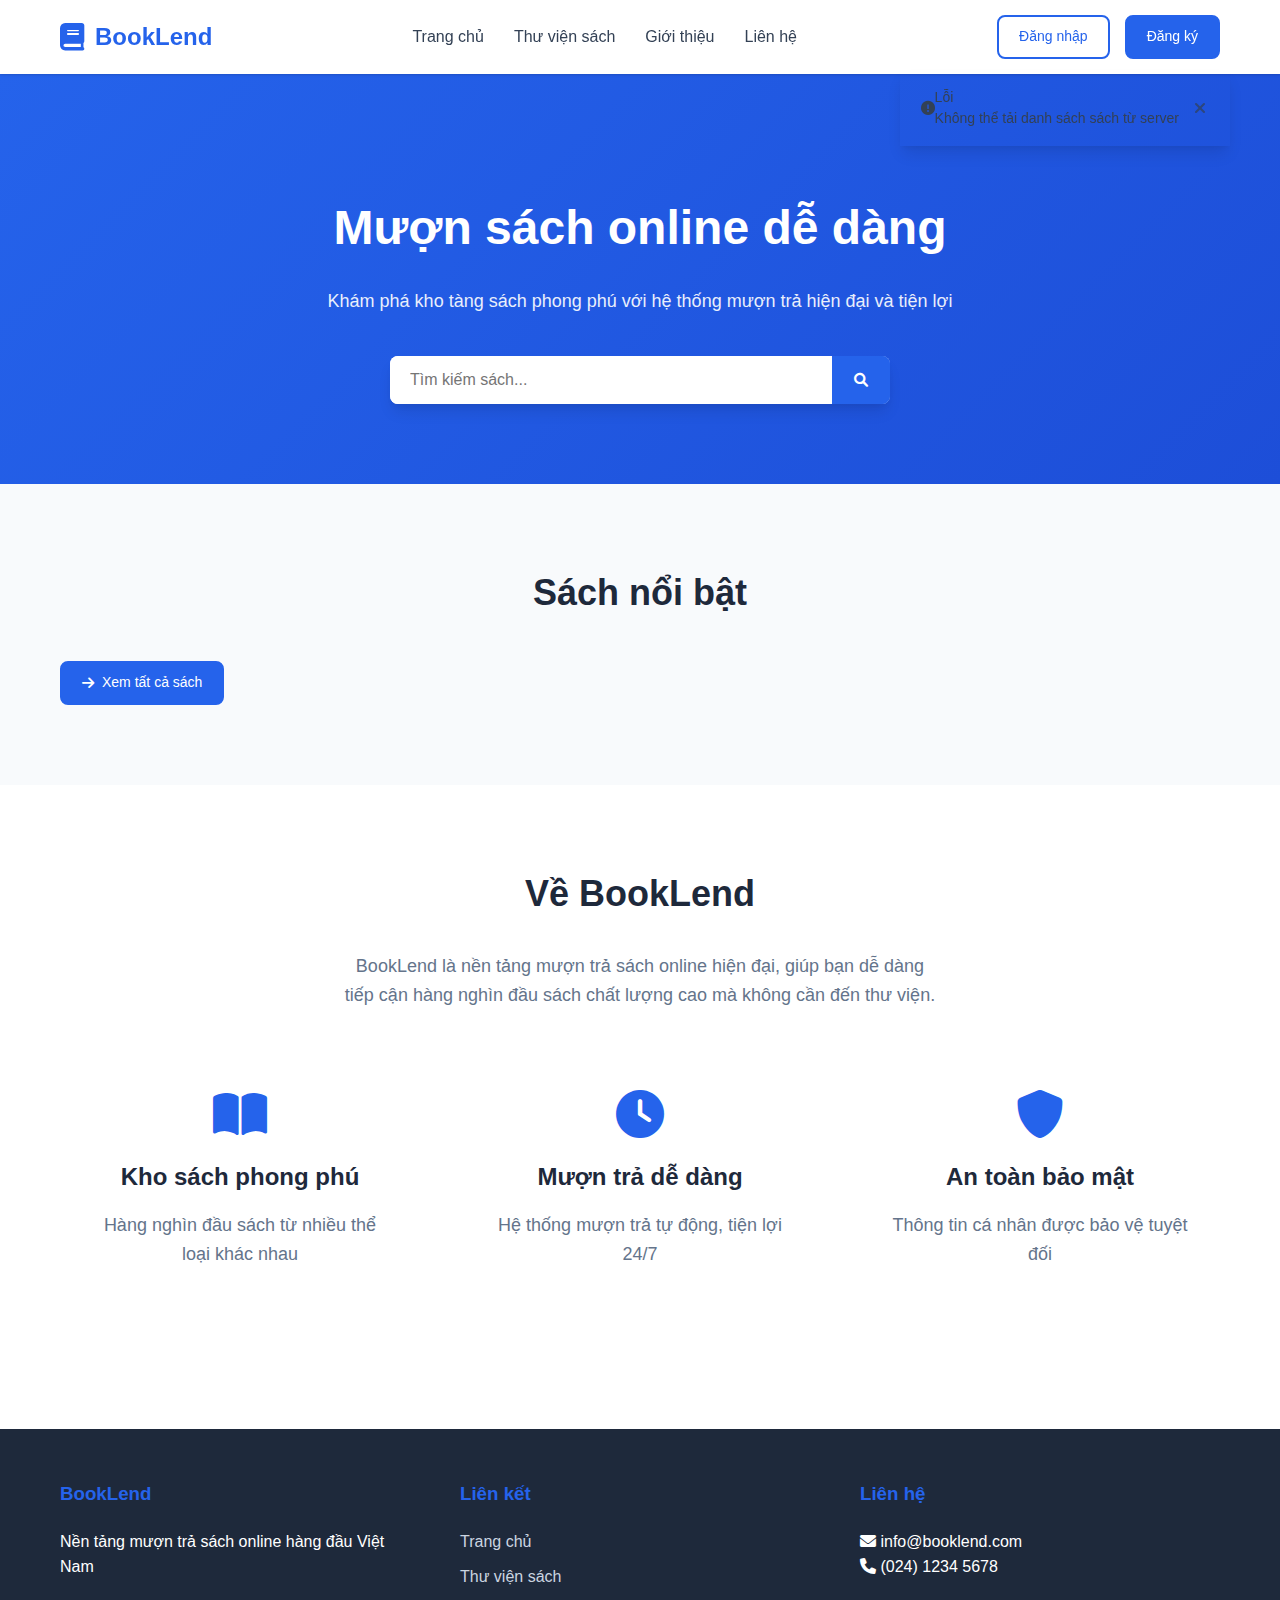
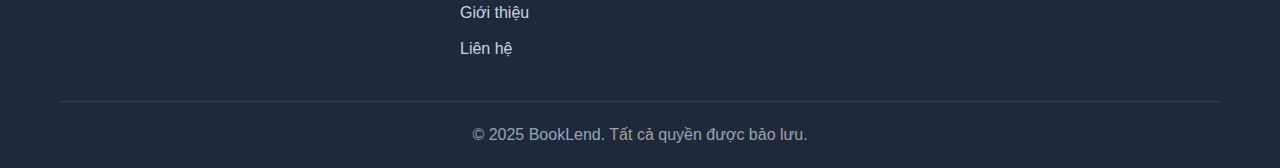
<file: index.html>
<!DOCTYPE html>
<html lang="vi">
<head>
    <meta charset="UTF-8">
    <meta name="viewport" content="width=device-width, initial-scale=1.0">
    <title>BookLend - Mượn trả sách online</title>
    <link href="https://cdnjs.cloudflare.com/ajax/libs/font-awesome/6.0.0/css/all.min.css" rel="stylesheet">
    <link rel="stylesheet" href="css/style.css">
</head>
<body>
    <!-- Header -->
    <header class="header">
        <div class="container">
            <div class="nav-brand">
                <i class="fas fa-book"></i>
                <span>BookLend</span>
            </div>            <nav class="nav-menu">
                <ul>
                    <li><a href="#home">Trang chủ</a></li>
                    <li><a href="books.html">Thư viện sách</a></li>
                    <!-- <li><a href="#books">Sách nổi bật</a></li> -->
                    <li><a href="#about">Giới thiệu</a></li>
                    <li><a href="#contact">Liên hệ</a></li>
                </ul>
            </nav>
            <div class="nav-auth">
                <button class="btn btn-outline" onclick="showLoginModal()">Đăng nhập</button>
                <button class="btn btn-primary" onclick="showRegisterModal()">Đăng ký</button>
                <div class="user-profile" id="userProfile" style="display: none;">
                    <span id="userName"></span>
                    <div class="dropdown">
                        <button class="dropdown-btn"><i class="fas fa-user-circle"></i></button>
                        <div class="dropdown-content">
                            <a href="#" onclick="showProfile()">Hồ sơ</a>
                            <a href="#" onclick="showMyBooks()">Sách đã mượn</a>
                            <a href="admin.html" id="adminLink" style="display: none;">Quản lý Admin</a>
                            <a href="#" onclick="logout()">Đăng xuất</a>
                        </div>
                    </div>
                </div>
            </div>
        </div>
    </header>

    <!-- Hero Section -->
    <section class="hero" id="home">
        <div class="container">
            <div class="hero-content">
                <h1>Mượn sách online dễ dàng</h1>
                <p>Khám phá kho tàng sách phong phú với hệ thống mượn trả hiện đại và tiện lợi</p>
                <div class="search-bar">
                    <input type="text" placeholder="Tìm kiếm sách..." id="searchInput">
                    <button class="btn btn-primary" onclick="searchBooks()">
                        <i class="fas fa-search"></i>
                    </button>
                </div>
            </div>
        </div>
    </section>

    <!-- Books Section -->
    <section class="books-section" id="books">
        <div class="container">
            <h2>Sách nổi bật</h2>
            <!-- <div class="filters">
                <button class="filter-btn active" data-category="all">Tất cả</button>
                <button class="filter-btn" data-category="fiction">Tiểu thuyết</button>
                <button class="filter-btn" data-category="science">Khoa học</button>
                <button class="filter-btn" data-category="technology">Công nghệ</button>
                <button class="filter-btn" data-category="history">Lịch sử</button>
            </div>             -->
            <div class="books-grid" id="booksGrid">
                <!-- Books will be loaded here -->
            </div>
            <div class="text-center mt-20">
                <a href="books.html" class="btn btn-primary">
                    <i class="fas fa-arrow-right"></i> Xem tất cả sách
                </a>
            </div>
            <div class="loading" id="loading" style="display: none;">
                <i class="fas fa-spinner fa-spin"></i> Đang tải...
            </div>
        </div>
    </section>

    <!-- About Section -->
    <section class="about-section" id="about">
        <div class="container">
            <div class="about-content">
                <div class="about-text">
                    <h2>Về BookLend</h2>
                    <p>BookLend là nền tảng mượn trả sách online hiện đại, giúp bạn dễ dàng tiếp cận hàng nghìn đầu sách chất lượng cao mà không cần đến thư viện.</p>
                    <div class="features">
                        <div class="feature">
                            <i class="fas fa-book-open"></i>
                            <h3>Kho sách phong phú</h3>
                            <p>Hàng nghìn đầu sách từ nhiều thể loại khác nhau</p>
                        </div>
                        <div class="feature">
                            <i class="fas fa-clock"></i>
                            <h3>Mượn trả dễ dàng</h3>
                            <p>Hệ thống mượn trả tự động, tiện lợi 24/7</p>
                        </div>
                        <div class="feature">
                            <i class="fas fa-shield-alt"></i>
                            <h3>An toàn bảo mật</h3>
                            <p>Thông tin cá nhân được bảo vệ tuyệt đối</p>
                        </div>
                    </div>
                </div>
            </div>
        </div>
    </section>

    <!-- Footer -->
    <footer class="footer">
        <div class="container">
            <div class="footer-content">
                <div class="footer-section">
                    <h3>BookLend</h3>
                    <p>Nền tảng mượn trả sách online hàng đầu Việt Nam</p>
                </div>                <div class="footer-section">
                    <h3>Liên kết</h3>
                    <ul>
                        <li><a href="#home">Trang chủ</a></li>
                        <li><a href="books.html">Thư viện sách</a></li>
                        <!-- <li><a href="#books">Sách nổi bật</a></li> -->
                        <li><a href="#about">Giới thiệu</a></li>
                        <li><a href="#contact">Liên hệ</a></li>
                    </ul>
                </div>
                <div class="footer-section">
                    <h3>Liên hệ</h3>
                    <p><i class="fas fa-envelope"></i> info@booklend.com</p>
                    <p><i class="fas fa-phone"></i> (024) 1234 5678</p>
                </div>
            </div>
            <div class="footer-bottom">
                <p>&copy; 2025 BookLend. Tất cả quyền được bảo lưu.</p>
            </div>
        </div>
    </footer>

    <!-- Login Modal -->
    <div class="modal" id="loginModal">
        <div class="modal-content">
            <span class="close" onclick="closeModal('loginModal')">&times;</span>
            <h2>Đăng nhập</h2>
            <form id="loginForm">
                <div class="form-group">
                    <input type="text" id="loginEmail" placeholder="Tên đăng nhập hoặc Email" required>
                </div>
                <div class="form-group">
                    <input type="password" id="loginPassword" placeholder="Mật khẩu" required>
                </div>
                <button type="submit" class="btn btn-primary btn-full">Đăng nhập</button>
            </form>
            <p class="modal-footer">
                Chưa có tài khoản? <a href="#" onclick="switchToRegister()">Đăng ký ngay</a>
            </p>
        </div>
    </div>

    <!-- Register Modal -->
    <div class="modal" id="registerModal">
        <div class="modal-content">
            <span class="close" onclick="closeModal('registerModal')">&times;</span>
            <h2>Đăng ký</h2>
            <form id="registerForm">
                <div class="form-group">
                    <input type="text" id="registerUsername" placeholder="Tên đăng nhập" required>
                </div>
                <div class="form-group">
                    <input type="text" id="registerName" placeholder="Họ và tên" required>
                </div>
                <div class="form-group">
                    <input type="email" id="registerEmail" placeholder="Email" required>
                </div>
                <div class="form-group">
                    <input type="password" id="registerPassword" placeholder="Mật khẩu" required>
                </div>
                <div class="form-group">
                    <input type="password" id="confirmPassword" placeholder="Xác nhận mật khẩu" required>
                </div>
                <button type="submit" class="btn btn-primary btn-full">Đăng ký</button>
            </form>
            <p class="modal-footer">
                Đã có tài khoản? <a href="#" onclick="switchToLogin()">Đăng nhập</a>
            </p>
        </div>
    </div>

    <!-- Book Detail Modal -->
    <div class="modal" id="bookModal">
        <div class="modal-content modal-large">
            <span class="close" onclick="closeModal('bookModal')">&times;</span>
            <div class="book-detail" id="bookDetail" style="display: flex; flex-direction: row;">
                <!-- Book details will be loaded here -->
            </div>
        </div>
    </div>

    <!-- Profile Modal -->
    <div class="modal" id="profileModal">
        <div class="modal-content">
            <span class="close" onclick="closeModal('profileModal')">&times;</span>
            <h2>Hồ sơ cá nhân</h2>
            <div class="profile-content">
                <div class="profile-info">
                    <div class="profile-avatar">
                        <i class="fas fa-user-circle"></i>
                    </div>
                    <div class="profile-details">
                        <div class="form-group">
                            <label>Họ và tên:</label>
                            <input type="text" id="profileName" readonly>
                        </div>
                        <div class="form-group">
                            <label>Email:</label>
                            <input type="email" id="profileEmail" readonly>
                        </div>
                        <div class="form-group">
                            <label>Ngày tham gia:</label>
                            <input type="text" id="profileJoinDate" readonly>
                        </div>
                        <div class="form-group">
                            <label>Số sách đã mượn:</label>
                            <input type="text" id="profileBooksCount" readonly>
                        </div>
                        
                    </div>
                </div>
            </div>
        </div>
    </div>

    <!-- My Books Modal -->
    <div class="modal" id="myBooksModal">
        <div class="modal-content modal-large">
            <span class="close" onclick="closeModal('myBooksModal')">&times;</span>
            <h2>Sách đã mượn</h2>
            <div class="my-books-content">
                <div class="books-tabs">
                    <button class="tab-btn active" data-tab="borrowed">Đang mượn</button>
                    <button class="tab-btn" data-tab="returned">Đã trả</button>
                    <button class="tab-btn" data-tab="overdue">Quá hạn</button>
                </div>
                <div class="tab-content">
                    <div class="tab-pane active" id="borrowedTab">
                        <div class="books-list" id="borrowedBooksList">
                            <!-- Borrowed books will be loaded here -->
                        </div>
                    </div>
                    <div class="tab-pane" id="returnedTab">
                        <div class="books-list" id="returnedBooksList">
                            <!-- Returned books will be loaded here -->
                        </div>
                    </div>
                    <div class="tab-pane" id="overdueTab">
                        <div class="books-list" id="overdueBooksList">
                            <!-- Overdue books will be loaded here -->
                        </div>
                    </div>
                </div>
            </div>
        </div>    </div>

    <!-- Quick View Modal -->
    <div class="modal" id="quickViewModal">
        <div class="modal-content modal-medium">
            <span class="close" onclick="closeModal('quickViewModal')">&times;</span>
            <div class="quick-view-content" id="quickViewContent">
                <!-- Quick view content will be loaded here -->
            </div>
        </div>
    </div>

    <!-- Confirmation Modal -->
    <div class="modal" id="confirmationModal">
        <div class="modal-content modal-small">
            <div class="confirmation-content">
                <div class="confirmation-icon">
                    <i class="fas fa-question-circle"></i>
                </div>
                <h3 id="confirmationTitle">Xác nhận</h3>
                <p id="confirmationMessage">Bạn có chắc chắn muốn thực hiện hành động này?</p>
                <div class="confirmation-actions">
                    <button class="btn btn-outline" id="confirmationCancel">Hủy</button>
                    <button class="btn btn-primary" id="confirmationConfirm">Xác nhận</button>
                </div>
            </div>
        </div>
    </div>

    <!-- Toast Container -->
    <div class="toast-container" id="toastContainer"></div>

    <script src="js/api.js"></script>
    <script src="js/auth.js"></script>
    <script src="js/books.js"></script>
    <script src="js/main.js"></script>
    
    <!-- Ensure global functions are available -->
    <script>
        // Fallback for global functions
        document.addEventListener('DOMContentLoaded', function() {
            // Additional setup if needed
            console.log('DOM fully loaded');
            
            // Test if modals exist
            const profileModal = document.getElementById('profileModal');
            const myBooksModal = document.getElementById('myBooksModal');
            
            console.log('Profile modal found:', !!profileModal);
            console.log('My books modal found:', !!myBooksModal);
            
            // If auth manager doesn't exist, create a simple one
            if (!window.authManager) {
                window.authManager = {
                    showAlert: function(message, type) {
                        alert(message);
                    }
                };
            }
        });
    </script>
</body>
</html>
</file>
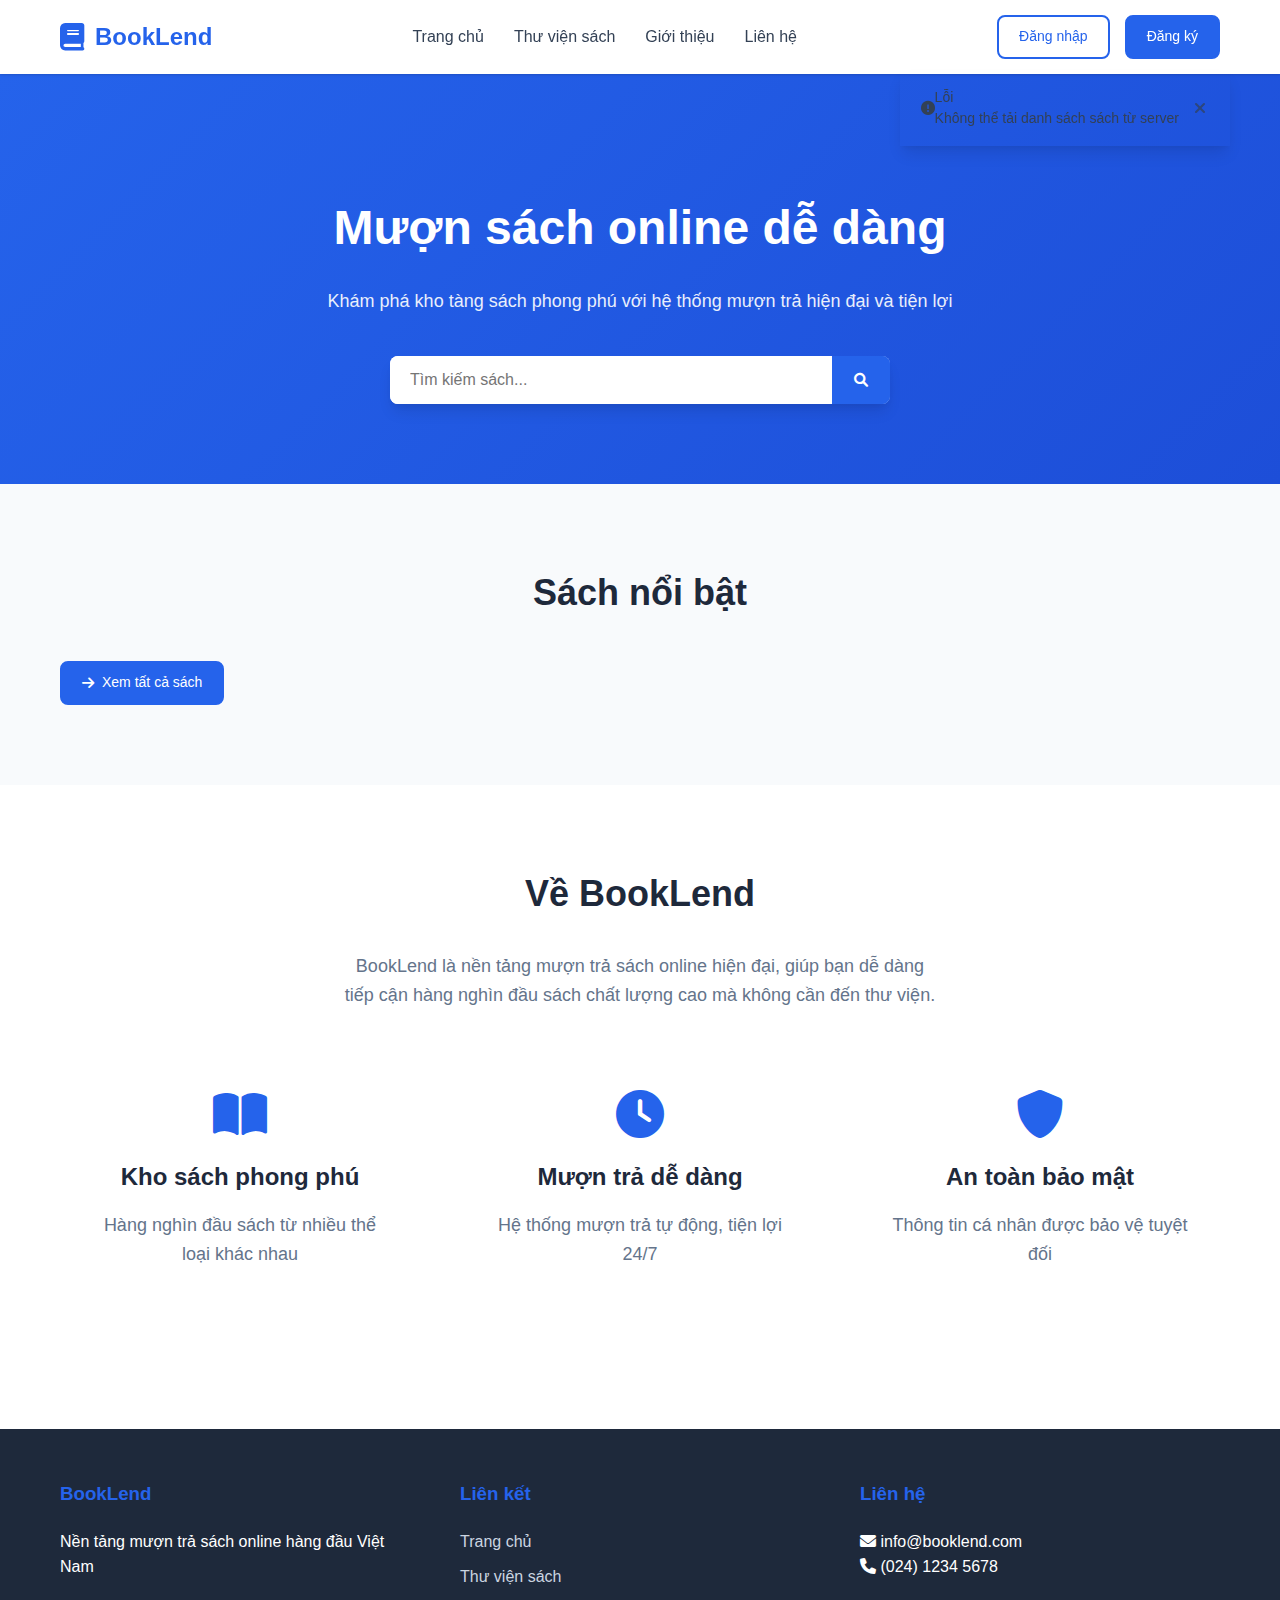
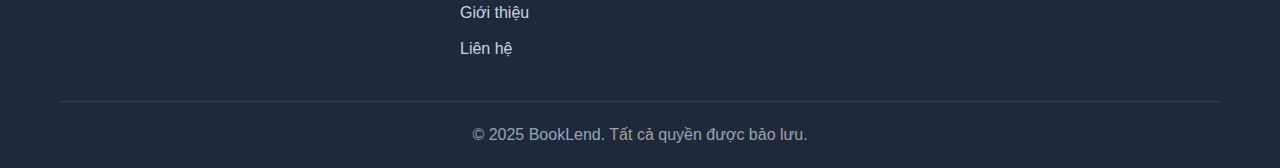
<file: admin.html>
<!DOCTYPE html>
<html lang="vi">
<head>
    <meta charset="UTF-8">
    <meta name="viewport" content="width=device-width, initial-scale=1.0">
    <title>Admin Dashboard - BookLend</title>
    <link href="https://cdnjs.cloudflare.com/ajax/libs/font-awesome/6.0.0/css/all.min.css" rel="stylesheet">
    <link rel="stylesheet" href="css/style.css">
    <link rel="stylesheet" href="css/admin.css">
</head>
<body class="admin-body">
    <!-- Admin Header -->
    <header class="admin-header">
        <div class="admin-nav">
            <div class="nav-brand">
                <i class="fas fa-book"></i>
                <span>BookLend Admin</span>
            </div>
            <div class="admin-user">
                <span id="adminUserName">Admin</span>
                <div class="dropdown">
                    <button class="dropdown-btn"><i class="fas fa-user-circle"></i></button>
                    <div class="dropdown-content">
                        <a href="index.html">Về trang chủ</a>
                        <a href="#" onclick="logout()">Đăng xuất</a>
                    </div>
                </div>
            </div>
        </div>
    </header>

    <div class="admin-container">
        <!-- Sidebar -->
        <aside class="admin-sidebar">
            <nav class="sidebar-nav">
                <ul>
                    <li class="nav-item active" data-section="dashboard">
                        <a href="#"><i class="fas fa-tachometer-alt"></i> Dashboard</a>
                    </li>
                    <li class="nav-item" data-section="books">
                        <a href="#"><i class="fas fa-book"></i> Quản lý sách</a>
                    </li>
                    <li class="nav-item" data-section="categories">
                        <a href="#"><i class="fas fa-tags"></i> Quản lý thể loại</a>
                    </li>
                    <li class="nav-item" data-section="users">
                        <a href="#"><i class="fas fa-users"></i> Quản lý người dùng</a>
                    </li>
                    <li class="nav-item" data-section="create-borrowing">
                        <a href="#"><i class="fas fa-plus-circle"></i> Tạo giao dịch mượn</a>
                    </li>
                    <li class="nav-item" data-section="borrowings">
                        <a href="#"><i class="fas fa-exchange-alt"></i> Mượn trả sách</a>
                    </li>
                </ul>
            </nav>
        </aside>

        <!-- Main Content -->
        <main class="admin-main">
            <!-- Dashboard Section -->
            <section class="admin-section active" id="dashboard">
                <div class="section-header">
                    <h1>Dashboard</h1>
                    <p>Tổng quan hệ thống</p>
                </div>
                
                <div class="stats-grid">
                    <div class="stat-card">
                        <div class="stat-icon">
                            <i class="fas fa-book"></i>
                        </div>
                        <div class="stat-info">
                            <h3 id="totalBooks">0</h3>
                            <p>Tổng số sách</p>
                        </div>
                    </div>
                    <div class="stat-card">
                        <div class="stat-icon">
                            <i class="fas fa-users"></i>
                        </div>
                        <div class="stat-info">
                            <h3 id="totalUsers">0</h3>
                            <p>Người dùng</p>
                        </div>
                    </div>
                    <div class="stat-card">
                        <div class="stat-icon">
                            <i class="fas fa-book-reader"></i>
                        </div>
                        <div class="stat-info">
                            <h3 id="activeBorrowings">0</h3>
                            <p>Đang mượn</p>
                        </div>
                    </div>
                    <div class="stat-card">
                        <div class="stat-icon">
                            <i class="fas fa-calendar-check"></i>
                        </div>
                        <div class="stat-info">
                            <h3 id="todayReturns">0</h3>
                            <p>Trả trong ngày</p>
                        </div>
                    </div>
                    <div class="stat-card">
                        <div class="stat-icon">
                            <i class="fas fa-exclamation-triangle"></i>
                        </div>
                        <div class="stat-info">
                            <h3 id="overdueBooks">0</h3>
                            <p>Tổng quá hạn</p>
                        </div>
                    </div>
                    <div class="stat-card">
                        <div class="stat-icon">
                            <i class="fas fa-check-circle"></i>
                        </div>
                        <div class="stat-info">
                            <h3 id="totalReturned">0</h3>
                            <p>Tổng đã trả</p>
                        </div>
                    </div>
                </div>

                <div class="dashboard-charts">
                    <div class="charts-grid">
                        <div class="chart-container">
                            <h3>Thống kê tổng quan</h3>
                            <canvas id="overviewChart" width="700" height="400"></canvas>
                        </div>
                        <div class="chart-container">
                            <h3>Phân bố trạng thái mượn sách</h3>
                            <canvas id="statusChart" width="500" height="400"></canvas>
                        </div>
                        <!-- <div class="chart-container">
                            <h3>So sánh số liệu</h3>
                            <canvas id="comparisonChart" width="600" height="400"></canvas>
                        </div> -->
                    </div>
                </div>
            </section>

            <!-- Books Management Section -->
            <section class="admin-section" id="books">
                <div class="section-header">
                    <h1>Quản lý sách</h1>
                    <button class="btn btn-primary" onclick="showAddBookModal()">
                        <i class="fas fa-plus"></i> Thêm sách mới
                    </button>
                </div>

                <div class="table-controls">
                    <div class="search-box">
                        <input type="text" placeholder="Tìm kiếm sách..." id="bookSearchInput">
                        <button class="btn btn-outline" onclick="searchBooksAdmin()">
                            <i class="fas fa-search"></i>
                        </button>
                    </div>
                    <div class="filter-controls">
                        <select id="categoryFilter">
                            <option value="">Tất cả thể loại</option>
                        </select>
                        <select id="statusFilter">
                            <option value="">Tất cả trạng thái</option>
                            <option value="available">Có sẵn</option>
                            <option value="borrowed">Đã mượn</option>
                        </select>
                    </div>
                </div>

                <div class="table-container">
                    <table class="admin-table">
                        <thead>
                            <tr>
                                <th>Hình ảnh</th>
                                <th>Tên sách</th>
                                <th>Thể loại</th>
                                <th>Tác giả</th>
                                <th>ISBN</th>
                                <th>Trạng thái</th>
                                <th>Số lượng</th>
                                <th>Giá</th>
                                <th>Thao tác</th>
                            </tr>
                        </thead>
                        <tbody id="booksTableBody">
                            <!-- Books data will be loaded here -->
                        </tbody>
                    </table>
                </div>

                <div class="pagination" id="booksPagination">
                    <!-- Pagination will be generated here -->
                </div>
            </section>

            <!-- Categories Management Section -->
            <section class="admin-section" id="categories">
                <div class="section-header">
                    <h1>Quản lý thể loại</h1>
                    <button class="btn btn-primary" onclick="showAddCategoryModal()">
                        <i class="fas fa-plus"></i> Thêm thể loại mới
                    </button>
                </div>

                <div class="table-controls">
                    <div class="search-box">
                        <input type="text" placeholder="Tìm kiếm thể loại..." id="categorySearchInput">
                        <button class="btn btn-outline" onclick="searchCategoriesAdmin()">
                            <i class="fas fa-search"></i>
                        </button>
                    </div>
                </div>

                <div class="table-container">
                    <table class="admin-table">
                        <thead>
                            <tr>
                                <th>ID</th>
                                <th>Tên thể loại</th>
                                <!-- <th>Số lượng sách</th> -->
                                <th>Thao tác</th>
                            </tr>
                        </thead>
                        <tbody id="categoriesTableBody">
                        </tbody>
                    </table>
                </div>

                <div class="pagination" id="categoriesPagination">
                    <!-- Pagination will be generated here -->
                </div>
            </section>

            <!-- Users Management Section -->
            <section class="admin-section" id="users">
                <div class="section-header">
                    <h1>Quản lý người dùng</h1>
                </div>

                <div class="table-controls">
                    <div class="search-box">
                        <input type="text" placeholder="Tìm kiếm người dùng..." id="userSearchInput">
                        <button class="btn btn-outline" onclick="searchUsersAdmin()">
                            <i class="fas fa-search"></i>
                        </button>
                    </div>
                </div>

                <div class="table-container">
                    <table class="admin-table">
                        <thead>
                            <tr>
                                <th>ID</th>
                                <th>Họ tên</th>
                                <th>Email</th>
                                <th>Ngày đăng ký</th>
                                <th>Số sách đang mượn</th>
                                <!-- <th>Trạng thái</th> -->
                                <th>Thao tác</th>
                            </tr>
                        </thead>
                        <tbody id="usersTableBody">
                            <!-- Users data will be loaded here -->
                        </tbody>
                    </table>
                </div>

                <div class="pagination" id="usersPagination">
                    <!-- Pagination will be generated here -->
                </div>
            </section>

            <!-- Create Borrowing Section -->
            <section class="admin-section" id="create-borrowing">
                <div class="section-header">
                    <h1>Tạo giao dịch mượn sách</h1>
                    <p>Tạo giao dịch mượn sách cho khách hàng đến cửa hàng</p>
                </div>

                <div class="create-borrowing-container">
                    <form id="createBorrowingForm" class="borrowing-form">
                        <div class="form-section">
                            <h3>Thông tin khách hàng</h3>
                            <div class="form-row">
                                <div class="form-group">
                                    <label>Tìm khách hàng <span class="required">*</span></label>
                                    <div class="search-customer">
                                        <input type="text" id="customerSearch" placeholder="Nhập email hoặc tên khách hàng...">
                                        <button type="button" class="btn btn-outline" onclick="searchCustomer()">
                                            <i class="fas fa-search"></i> Tìm
                                        </button>
                                    </div>
                                    <div id="customerResults" class="customer-results"></div>
                                </div>
                            </div>
                            <div class="selected-customer" id="selectedCustomer" style="display: none;">
                                <h4>Khách hàng đã chọn:</h4>
                                <div class="customer-info">
                                    <p><strong>Họ tên:</strong> <span id="selectedCustomerName"></span></p>
                                    <p><strong>Email:</strong> <span id="selectedCustomerEmail"></span></p>
                                    <!-- <p><strong>Số sách đang mượn:</strong> <span id="selectedCustomerBooksCount">0</span></p> -->
                                </div>
                                <input type="hidden" id="selectedCustomerId">
                            </div>
                        </div>

                        <div class="form-section">
                            <h3>Thông tin sách</h3>
                            <div class="form-row">
                                <div class="form-group">
                                    <label>Tìm sách <span class="required">*</span></label>
                                    <div class="search-book">
                                        <input type="text" id="bookSearch" placeholder="Nhập tên sách, tác giả hoặc ISBN...">
                                        <button type="button" class="btn btn-outline" onclick="searchBook()">
                                            <i class="fas fa-search"></i> Tìm
                                        </button>
                                    </div>
                                    <div id="bookResults" class="book-results"></div>
                                </div>
                            </div>
                            <div class="selected-book" id="selectedBook" style="display: none;">
                                <h4>Sách đã chọn:</h4>
                                <div class="book-info">
                                    <img id="selectedBookImage" src="" alt="" class="book-thumbnail">
                                    <div class="book-details">
                                        <p><strong>Tên sách:</strong> <span id="selectedBookTitle"></span></p>
                                        <p><strong>Tác giả:</strong> <span id="selectedBookAuthor"></span></p>
                                        <p><strong>ISBN:</strong> <span id="selectedBookISBN"></span></p>
                                        <p><strong>Số lượng có sẵn:</strong> <span id="selectedBookQuantity"></span></p>
                                    </div>
                                </div>
                                <input type="hidden" id="selectedBookId">
                            </div>
                        </div>

                        <div class="form-section">
                            <h3>Thông tin mượn sách</h3>
                            <div class="form-row">
                                <div class="form-group">
                                    <label>Số ngày mượn (tối đa 30 ngày) <span class="required">*</span></label>
                                    <input type="number" id="borrowPeriod" min="1" max="30" value="14" required onchange="updateExpectedReturnDate()">
                                </div>
                                <div class="form-group">
                                    <label>Ngày trả dự kiến</label>
                                    <input type="date" id="expectedReturnDate" readonly>
                                </div>
                            </div>
                            <div class="form-row">
                                <div class="form-group">
                                    <label>Ghi chú</label>
                                    <textarea id="borrowNote" rows="3" placeholder="Ghi chú thêm về giao dịch mượn sách..."></textarea>
                                </div>
                            </div>
                        </div>

                        <div class="form-actions">
                            <button type="button" class="btn btn-outline" onclick="resetBorrowingForm()">
                                <i class="fas fa-times"></i> Hủy
                            </button>
                            <button type="submit" class="btn btn-primary">
                                <i class="fas fa-plus-circle"></i> Tạo giao dịch mượn
                            </button>
                        </div>
                    </form>
                </div>
            </section>

            <!-- Borrowings Management Section -->
            <section class="admin-section" id="borrowings">
                <div class="section-header">
                    <h1>Quản lý mượn trả</h1>
                </div>

                <div class="table-controls">
                    <div class="search-box">
                        <input type="text" placeholder="Tìm kiếm theo tên hoặc email..." id="borrowingSearchInput">
                        <button class="btn btn-outline" onclick="searchBorrowingsAdmin()">
                            <i class="fas fa-search"></i>
                        </button>
                    </div>
                    <div class="filter-controls">
                        <select id="borrowingStatusFilter">
                            <option value="">Tất cả trạng thái</option>
                            <option value="active">Đang mượn</option>
                            <option value="returned">Đã trả</option>
                            <option value="overdue">Quá hạn</option>
                        </select>
                    </div>
                </div>

                <div class="table-container">
                    <table class="admin-table">
                        <thead>
                            <tr>
                                <th>ID</th>
                                <th>Người mượn</th>
                                <th>Sách</th>
                                <th>Ngày mượn</th>
                                <th>Ngày trả dự kiến</th>
                                <th>Ngày trả thực tế</th>
                                <th>Trạng thái</th>
                                <th>Thao tác</th>
                            </tr>
                        </thead>
                        <tbody id="borrowingsTableBody">
                            <!-- Borrowings data will be loaded here -->
                        </tbody>
                    </table>
                </div>

                <div class="pagination" id="borrowingsPagination">
                    <!-- Pagination will be generated here -->
                </div>
            </section>
        </main>
    </div>

    <!-- Add/Edit Book Modal -->
    <div class="modal" id="bookFormModal">
        <div class="modal-content modal-large">
            <span class="close" onclick="closeModal('bookFormModal')">&times;</span>
            <h2 id="bookFormTitle">Thêm sách mới</h2>
            <form id="bookForm">
                <div class="form-row">
                    <div class="form-group">
                        <label for="bookTitle">Tên sách <span class="required">*</span></label>
                        <input type="text" id="bookTitle" required>
                    </div>
                    <div class="form-group">
                        <label>Tác giả <span class="required">*</span></label>
                        <input type="text" id="bookAuthor" required>
                    </div>
                </div>
                <div class="form-row">
                    <div class="form-group">
                        <label>ISBN</label>
                        <input type="text" id="bookISBN">
                    </div>
                    <div class="form-group">
                        <label>Thể loại <span class="required">*</span></label>
                        <select id="bookCategory" required>
                            <option value="">Chọn thể loại</option>
                            <!-- <option value="fiction">Tiểu thuyết</option>
                            <option value="science">Khoa học</option>
                            <option value="technology">Công nghệ</option>
                            <option value="history">Lịch sử</option> -->
                        </select>
                    </div>
                </div>
                <div class="form-row">
                    <!-- <div class="form-group">
                        <label>Năm xuất bản</label>
                        <input type="number" id="bookYear" min="1900" max="2025" placeholder="VD: 2024">
                    </div> -->
                    <div class="form-group">
                        <label>Số lượng <span class="required">*</span></label>
                        <input type="number" id="bookQuantity" min="1" required>
                    </div>
                </div>
                <div class="form-row">
                    <div class="form-group">
                        <label>Giá <span class="required">*</span></label>
                        <input type="number" id="bookPrice" min="0" step="1000" placeholder="VND" required>
                    </div>
                    <div class="form-group">
                        <label>URL hình ảnh</label>
                        <input type="url" id="bookImage">
                    </div>
                </div>
                <!-- <div class="form-group">
                    <label>Mô tả</label>
                    <textarea id="bookDescription" rows="4"></textarea>
                </div> -->
                <div class="form-actions">
                    <button type="button" class="btn btn-outline" onclick="closeModal('bookFormModal')">Hủy</button>
                    <button type="submit" class="btn btn-primary">Lưu</button>
                </div>
            </form>
        </div>
    </div>

    <!-- Add/Edit Category Modal -->
    <div class="modal" id="categoryFormModal">
        <div class="modal-content">
            <span class="close" onclick="closeModal('categoryFormModal')">&times;</span>
            <h2 id="categoryFormTitle">Thêm thể loại mới</h2>
            <form id="categoryForm">
                <div class="form-group">
                    <label for="categoryName">Tên thể loại <span class="required">*</span></label>
                    <input type="text" id="categoryName" required placeholder="Nhập tên thể loại...">
                </div>
                <div class="form-actions">
                    <button type="button" class="btn btn-outline" onclick="closeModal('categoryFormModal')">Hủy</button>
                    <button type="submit" class="btn btn-primary">Lưu</button>
                </div>
            </form>
        </div>
    </div>

    <!-- Toast Container -->
    <div class="toast-container" id="toastContainer"></div>

    <script src="js/api.js"></script>
    <script src="js/admin.js"></script>
</body>
</html>
</file>
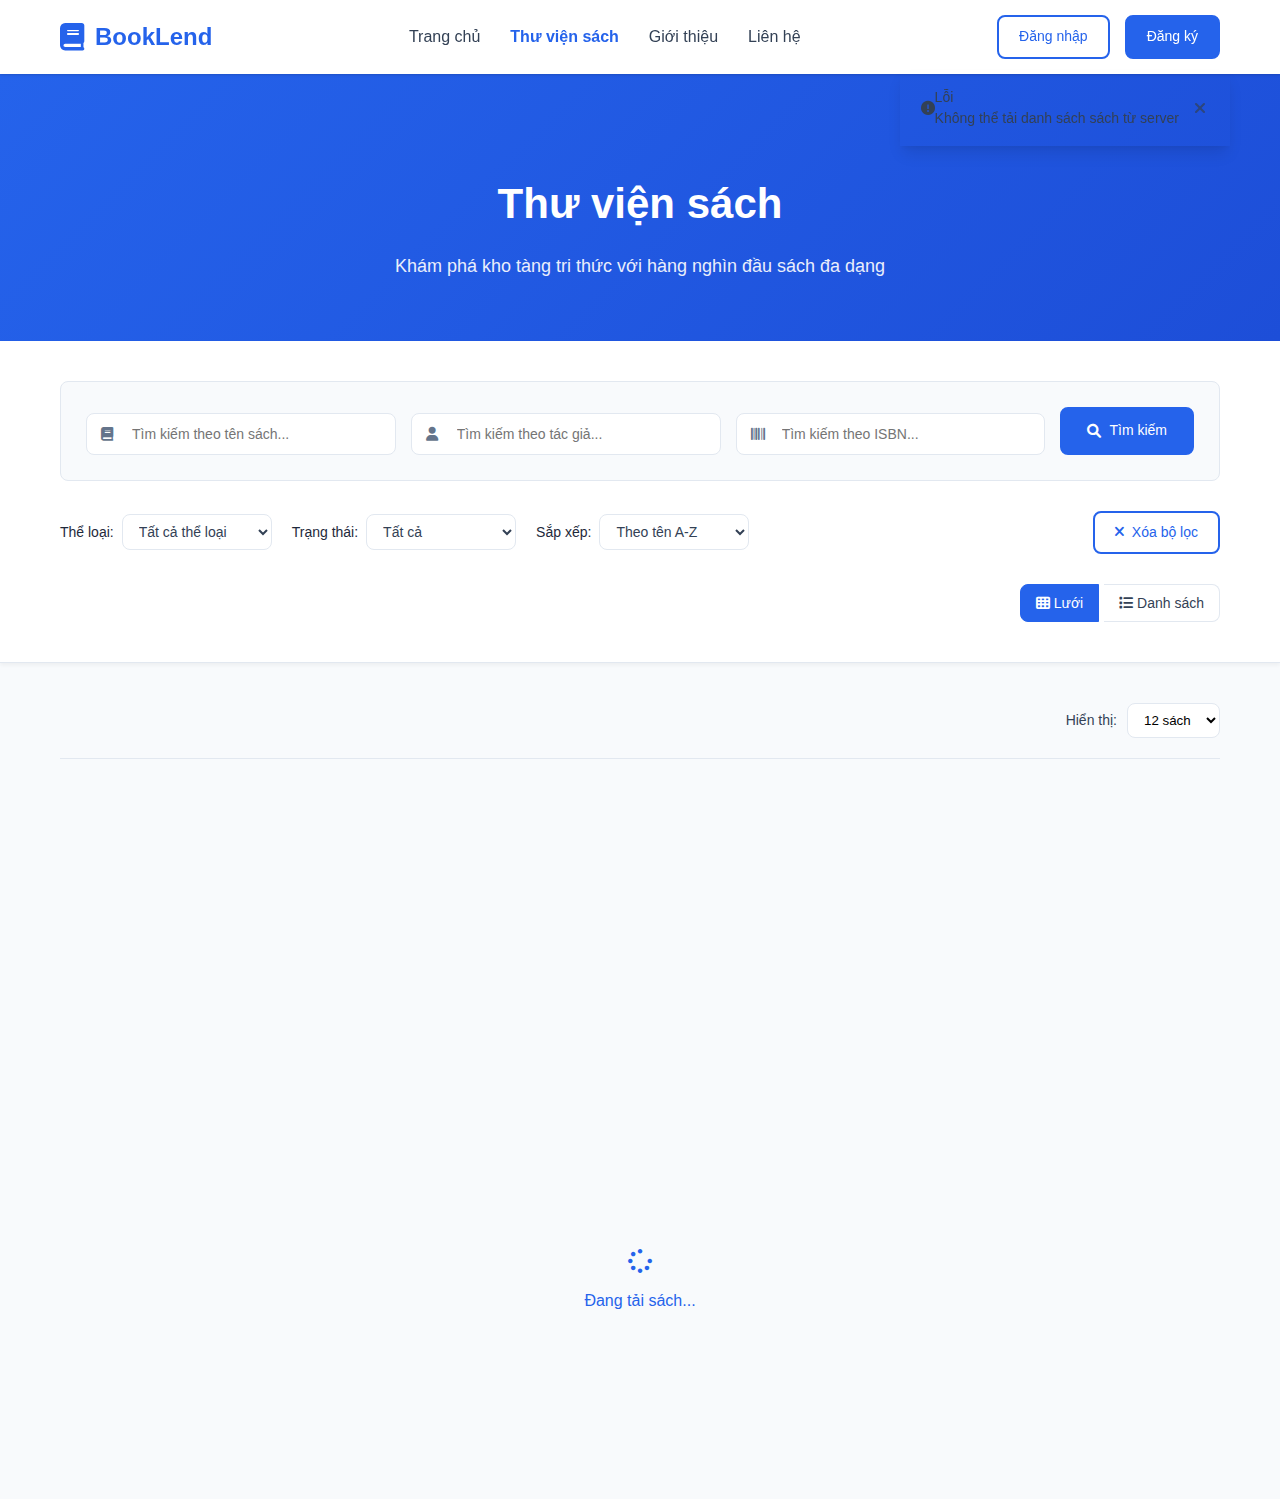
<file: books.html>
<!DOCTYPE html>
<html lang="vi">
<head>
    <meta charset="UTF-8">
    <meta name="viewport" content="width=device-width, initial-scale=1.0">
    <title>Danh sách sách - BookLend</title>
    <link href="https://cdnjs.cloudflare.com/ajax/libs/font-awesome/6.0.0/css/all.min.css" rel="stylesheet">
    <link rel="stylesheet" href="css/style.css">
    <link rel="stylesheet" href="css/books-page.css">
</head>
<body>
    <!-- Header -->
    <header class="header">
        <div class="container">
            <div class="nav-brand">
                <i class="fas fa-book"></i>
                <span>BookLend</span>
            </div>
            <nav class="nav-menu">
                <ul>
                    <li><a href="index.html">Trang chủ</a></li>
                    <li><a href="books.html" class="active">Thư viện sách</a></li>
                    <!-- <li><a href="index.html#books">Sách nổi bật</a></li> -->
                    <li><a href="index.html#about">Giới thiệu</a></li>
                    <li><a href="index.html#contact">Liên hệ</a></li>
                </ul>
            </nav>
            <div class="nav-auth">
                <button class="btn btn-outline" onclick="showLoginModal()">Đăng nhập</button>
                <button class="btn btn-primary" onclick="showRegisterModal()">Đăng ký</button>
                <div class="user-profile" id="userProfile" style="display: none;">
                    <span id="userName"></span>
                    <div class="dropdown">
                        <button class="dropdown-btn"><i class="fas fa-user-circle"></i></button>
                        <div class="dropdown-content">
                            <a href="#" onclick="showProfile()">Hồ sơ</a>
                            <a href="#" onclick="showMyBooks()">Sách đã mượn</a>
                            <a href="admin.html" id="adminLink" style="display: none;">Quản lý Admin</a>
                            <a href="#" onclick="logout()">Đăng xuất</a>
                        </div>
                    </div>
                </div>
            </div>
        </div>
    </header>

    <!-- Page Header -->
    <section class="page-header">
        <div class="container">
            <h1>Thư viện sách</h1>
            <p>Khám phá kho tàng tri thức với hàng nghìn đầu sách đa dạng</p>
        </div>
    </section>

    <!-- Search & Filter Section -->
    <section class="search-filter-section">
        <div class="container">
            <div class="search-filter-content">
                <!-- Advanced Search -->
                <div class="advanced-search">
                    <div class="search-inputs">
                        <div class="search-group">
                            <input type="text" id="searchTitle" placeholder="Tìm kiếm theo tên sách...">
                            <i class="fas fa-book"></i>
                        </div>
                        <div class="search-group">
                            <input type="text" id="searchAuthor" placeholder="Tìm kiếm theo tác giả...">
                            <i class="fas fa-user"></i>
                        </div>
                        <div class="search-group">
                            <input type="text" id="searchISBN" placeholder="Tìm kiếm theo ISBN...">
                            <i class="fas fa-barcode"></i>
                        </div>
                        <button class="btn btn-primary search-btn" onclick="performAdvancedSearch()">
                            <i class="fas fa-search"></i> Tìm kiếm
                        </button>
                    </div>
                </div>

                <!-- Filters -->
                <div class="filters-section">
                    <div class="filter-group">
                        <label>Thể loại:</label>
                        <select id="categoryFilter" onchange="applyFilters()">
                            <!-- <option value="">Tất cả thể loại</option>
                            <option value="fiction">Tiểu thuyết</option>
                            <option value="science">Khoa học</option>
                            <option value="technology">Công nghệ</option>
                            <option value="history">Lịch sử</option>
                            <option value="art">Nghệ thuật</option>
                            <option value="business">Kinh doanh</option>
                            <option value="education">Giáo dục</option>
                            <option value="health">Sức khỏe</option>
                            <option value="detective">Trinh thám</option> -->
                        </select>
                    </div>
                    <div class="filter-group">
                        <label>Trạng thái:</label>
                        <select id="statusFilter" onchange="applyFilters()">
                            <option value="">Tất cả</option>
                            <option value="available">Có sẵn</option>
                            <option value="borrowed">Đã mượn</option>
                        </select>
                    </div>
                    <!-- <div class="filter-group">
                        <label>Năm xuất bản:</label>
                        <select id="yearFilter" onchange="applyFilters()">
                            <option value="">Tất cả năm</option>
                            <option value="2024">2024</option>
                            <option value="2023">2023</option>
                            <option value="2022">2022</option>
                            <option value="2021">2021</option>
                            <option value="2020">2020</option>
                            <option value="older">Trước 2020</option>
                        </select>
                    </div> -->
                    <div class="filter-group">
                        <label>Sắp xếp:</label>
                        <select id="sortFilter" onchange="applyFilters()">
                            <option value="title">Theo tên A-Z</option>
                            <option value="title_desc">Theo tên Z-A</option>
                            <option value="author">Theo tác giả A-Z</option>
                            <option value="author_desc">Theo tác giả Z-A</option>
                            <!-- <option value="year_desc">Năm mới nhất</option>
                            <option value="year">Năm cũ nhất</option>
                            <option value="popular">Phổ biến nhất</option> -->
                        </select>
                    </div>
                    <button class="btn btn-outline clear-filters" onclick="clearAllFilters()">
                        <i class="fas fa-times"></i> Xóa bộ lọc
                    </button>
                </div>

                <!-- View Toggle -->
                <div class="view-toggle">
                    <button class="view-btn active" data-view="grid" onclick="changeView('grid')">
                        <i class="fas fa-th"></i> Lưới
                    </button>
                    <button class="view-btn" data-view="list" onclick="changeView('list')">
                        <i class="fas fa-list"></i> Danh sách
                    </button>
                </div>
            </div>
        </div>
    </section>

    <!-- Results Section -->
    <section class="results-section">
        <div class="container">
            <!-- Results Header -->
            <div class="results-header">
                <div class="results-info">
                    <!-- <span id="resultsCount">Hiển thị 0 kết quả</span> -->
                    <span id="resultsQuery"></span>
                </div>
                <div class="results-per-page">
                    <label>Hiển thị:</label>
                    <select id="itemsPerPage" onchange="changeItemsPerPage()">
                        <option value="12">12 sách</option>
                        <option value="24">24 sách</option>
                        <option value="48">48 sách</option>
                        <option value="96">96 sách</option>
                    </select>
                </div>
            </div>

            <!-- Books Display -->
            <div class="books-container">
                <div class="books-grid" id="booksDisplay">
                    <!-- Books will be loaded here -->
                </div>
            </div>

            <!-- Loading -->
            <div class="loading-section" id="loadingSection" style="display: none;">
                <div class="loading-spinner">
                    <i class="fas fa-spinner fa-spin"></i>
                    <span>Đang tải sách...</span>
                </div>
            </div>

            <!-- No Results -->
            <div class="no-results" id="noResults" style="display: none;">
                <div class="no-results-content">
                    <i class="fas fa-search"></i>
                    <h3>Không tìm thấy sách nào</h3>
                    <p>Thử thay đổi từ khóa tìm kiếm hoặc điều chỉnh bộ lọc</p>
                    <button class="btn btn-primary" onclick="clearAllFilters()">
                        Xóa tất cả bộ lọc
                    </button>
                </div>
            </div>

            <!-- Pagination -->
            <div class="pagination-section">
                <div class="pagination" id="pagination">
                    <!-- Pagination will be generated here -->
                </div>
                <div class="pagination-info" id="paginationInfo">
                    <!-- Pagination info will be shown here -->
                </div>
            </div>
        </div>
    </section>

    <!-- Login Modal -->
    <div class="modal" id="loginModal">
        <div class="modal-content">
            <span class="close" onclick="closeModal('loginModal')">&times;</span>
            <h2>Đăng nhập</h2>
            <form id="loginForm">
                <div class="form-group">
                    <input type="text" id="loginEmail" placeholder="Tên đăng nhập hoặc Email" required>
                </div>
                <div class="form-group">
                    <input type="password" id="loginPassword" placeholder="Mật khẩu" required>
                </div>
                <button type="submit" class="btn btn-primary btn-full">Đăng nhập</button>
            </form>
            <p class="modal-footer">
                Chưa có tài khoản? <a href="#" onclick="switchToRegister()">Đăng ký ngay</a>
            </p>
        </div>
    </div>

    <!-- Register Modal -->
    <div class="modal" id="registerModal">
        <div class="modal-content">
            <span class="close" onclick="closeModal('registerModal')">&times;</span>
            <h2>Đăng ký</h2>
            <form id="registerForm">
                <div class="form-group">
                    <input type="text" id="registerUsername" placeholder="Tên đăng nhập" required>
                </div>
                <div class="form-group">
                    <input type="text" id="registerName" placeholder="Họ và tên" required>
                </div>
                <div class="form-group">
                    <input type="email" id="registerEmail" placeholder="Email" required>
                </div>
                <div class="form-group">
                    <input type="password" id="registerPassword" placeholder="Mật khẩu" required>
                </div>
                <div class="form-group">
                    <input type="password" id="confirmPassword" placeholder="Xác nhận mật khẩu" required>
                </div>
                <button type="submit" class="btn btn-primary btn-full">Đăng ký</button>
            </form>
            <p class="modal-footer">
                Đã có tài khoản? <a href="#" onclick="switchToLogin()">Đăng nhập</a>
            </p>
        </div>
    </div>    <!-- Book Detail Modal -->
    <div class="modal" id="bookModal">
        <div class="modal-content modal-large">
            <span class="close" onclick="closeModal('bookModal')">&times;</span>
            <div class="book-detail" id="bookDetail">
                <!-- Book details will be loaded here -->
            </div>
        </div>
    </div>

    <!-- Profile Modal -->
    <div class="modal" id="profileModal">
        <div class="modal-content">
            <span class="close" onclick="closeModal('profileModal')">&times;</span>
            <h2>Hồ sơ cá nhân</h2>
            <div class="profile-content">
                <div class="profile-info">
                    <div class="profile-avatar">
                        <i class="fas fa-user-circle"></i>
                    </div>
                    <div class="profile-details">
                        <div class="form-group">
                            <label>Họ và tên:</label>
                            <input type="text" id="profileName" readonly>
                        </div>
                        <div class="form-group">
                            <label>Email:</label>
                            <input type="email" id="profileEmail" readonly>
                        </div>
                        <div class="form-group">
                            <label>Ngày tham gia:</label>
                            <input type="text" id="profileJoinDate" readonly>
                        </div>
                        <div class="form-group">
                            <label>Số sách đã mượn:</label>
                            <input type="text" id="profileBooksCount" readonly>
                        </div>
                    </div>
                </div>
            </div>
        </div>
    </div>

    <!-- My Books Modal -->
    <div class="modal" id="myBooksModal">
        <div class="modal-content modal-large">
            <span class="close" onclick="closeModal('myBooksModal')">&times;</span>
            <h2>Sách đã mượn</h2>
            <div class="my-books-content">
                <div class="books-tabs">
                    <button class="tab-btn active" data-tab="borrowed">Đang mượn</button>
                    <button class="tab-btn" data-tab="returned">Đã trả</button>
                    <button class="tab-btn" data-tab="overdue">Quá hạn</button>
                </div>
                <div class="tab-content">
                    <div class="tab-pane active" id="borrowedTab">
                        <div class="books-list" id="borrowedBooksList">
                            <!-- Borrowed books will be loaded here -->
                        </div>
                    </div>
                    <div class="tab-pane" id="returnedTab">
                        <div class="books-list" id="returnedBooksList">
                            <!-- Returned books will be loaded here -->
                        </div>
                    </div>
                    <div class="tab-pane" id="overdueTab">
                        <div class="books-list" id="overdueBooksList">
                            <!-- Overdue books will be loaded here -->
                        </div>
                    </div>
                </div>
            </div>
        </div>
    </div>    <!-- Quick View Modal -->
    <div class="modal" id="quickViewModal">
        <div class="modal-content modal-medium">
            <span class="close" onclick="closeModal('quickViewModal')">&times;</span>
            <div class="quick-view-content" id="quickViewContent">
                <!-- Quick view content will be loaded here -->
            </div>
        </div>
    </div>

    <!-- Confirmation Modal -->
    <div class="modal" id="confirmationModal">
        <div class="modal-content modal-small">
            <div class="confirmation-content">
                <div class="confirmation-icon">
                    <i class="fas fa-question-circle"></i>
                </div>
                <h3 id="confirmationTitle">Xác nhận</h3>
                <p id="confirmationMessage">Bạn có chắc chắn muốn thực hiện hành động này?</p>
                <div class="confirmation-actions">
                    <button class="btn btn-outline" id="confirmationCancel">Hủy</button>
                    <button class="btn btn-primary" id="confirmationConfirm">Xác nhận</button>
                </div>
            </div>
        </div>
    </div>

    <!-- Toast Container -->
    <div class="toast-container" id="toastContainer"></div>

    <script src="js/api.js"></script>
    <script src="js/auth.js"></script>
    <script src="js/books.js"></script>
    <script src="js/books-page.js"></script>
    <script src="js/main.js"></script>
      <!-- Ensure global functions are available -->
    <script>
        // Fallback for global functions
        document.addEventListener('DOMContentLoaded', function() {
            console.log('DOM fully loaded');
            
            // Test if modals exist
            const profileModal = document.getElementById('profileModal');
            const myBooksModal = document.getElementById('myBooksModal');
            const quickViewModal = document.getElementById('quickViewModal');
            
            console.log('Profile modal found:', !!profileModal);
            console.log('My books modal found:', !!myBooksModal);
            console.log('Quick view modal found:', !!quickViewModal);
            
            // Test if functions exist
            console.log('showModal function exists:', typeof showModal === 'function');
            console.log('closeModal function exists:', typeof closeModal === 'function');
            console.log('showQuickView function exists:', typeof showQuickView === 'function');
            console.log('booksPageManager exists:', !!window.booksPageManager);
            
            // If auth manager doesn't exist, create a simple one
            if (!window.authManager) {
                window.authManager = {
                    showAlert: function(message, type) {
                        alert(message);
                    }
                };
            }
            
            // Test a quick view call
            console.log('Testing showQuickView function...');
            window.testQuickView = function() {
                showQuickView(1);
            };
        });
    </script>
</body>
</html>
</file>
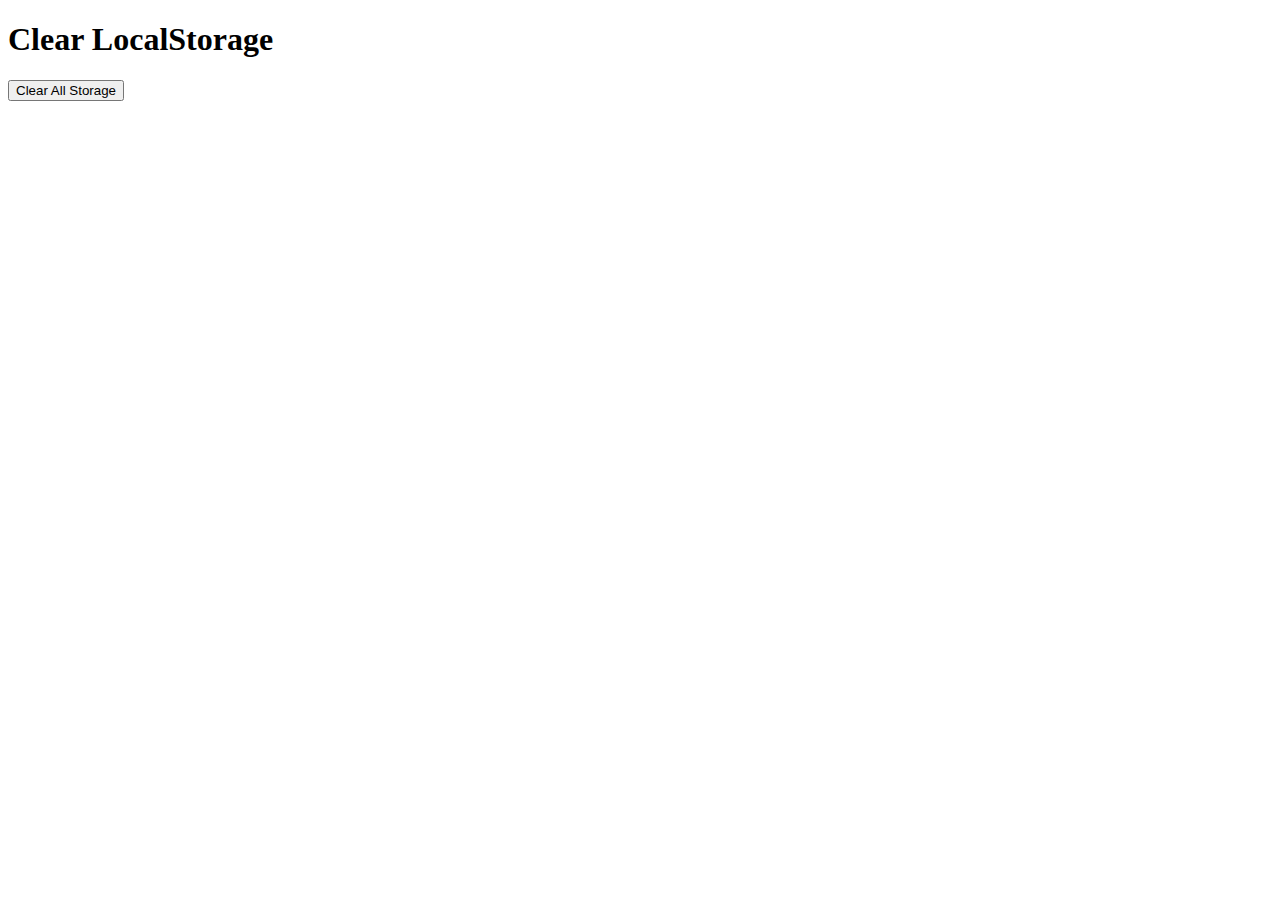
<file: clear-storage.html>
<!DOCTYPE html>
<html>
<head>
    <title>Clear Storage</title>
</head>
<body>
    <h1>Clear LocalStorage</h1>
    <button onclick="clearStorage()">Clear All Storage</button>
    <div id="result"></div>

    <script>
        function clearStorage() {
            try {
                localStorage.clear();
                document.getElementById('result').innerHTML = '<p style="color: green;">LocalStorage cleared successfully!</p>';
                console.log('LocalStorage cleared');
            } catch (error) {
                document.getElementById('result').innerHTML = '<p style="color: red;">Error: ' + error.message + '</p>';
                console.error('Error clearing localStorage:', error);
            }
        }

        // Show current storage
        window.onload = function() {
            console.log('Current localStorage:');
            for (let i = 0; i < localStorage.length; i++) {
                const key = localStorage.key(i);
                const value = localStorage.getItem(key);
                console.log(`${key}: ${value}`);
            }
        };
    </script>
</body>
</html>
</file>
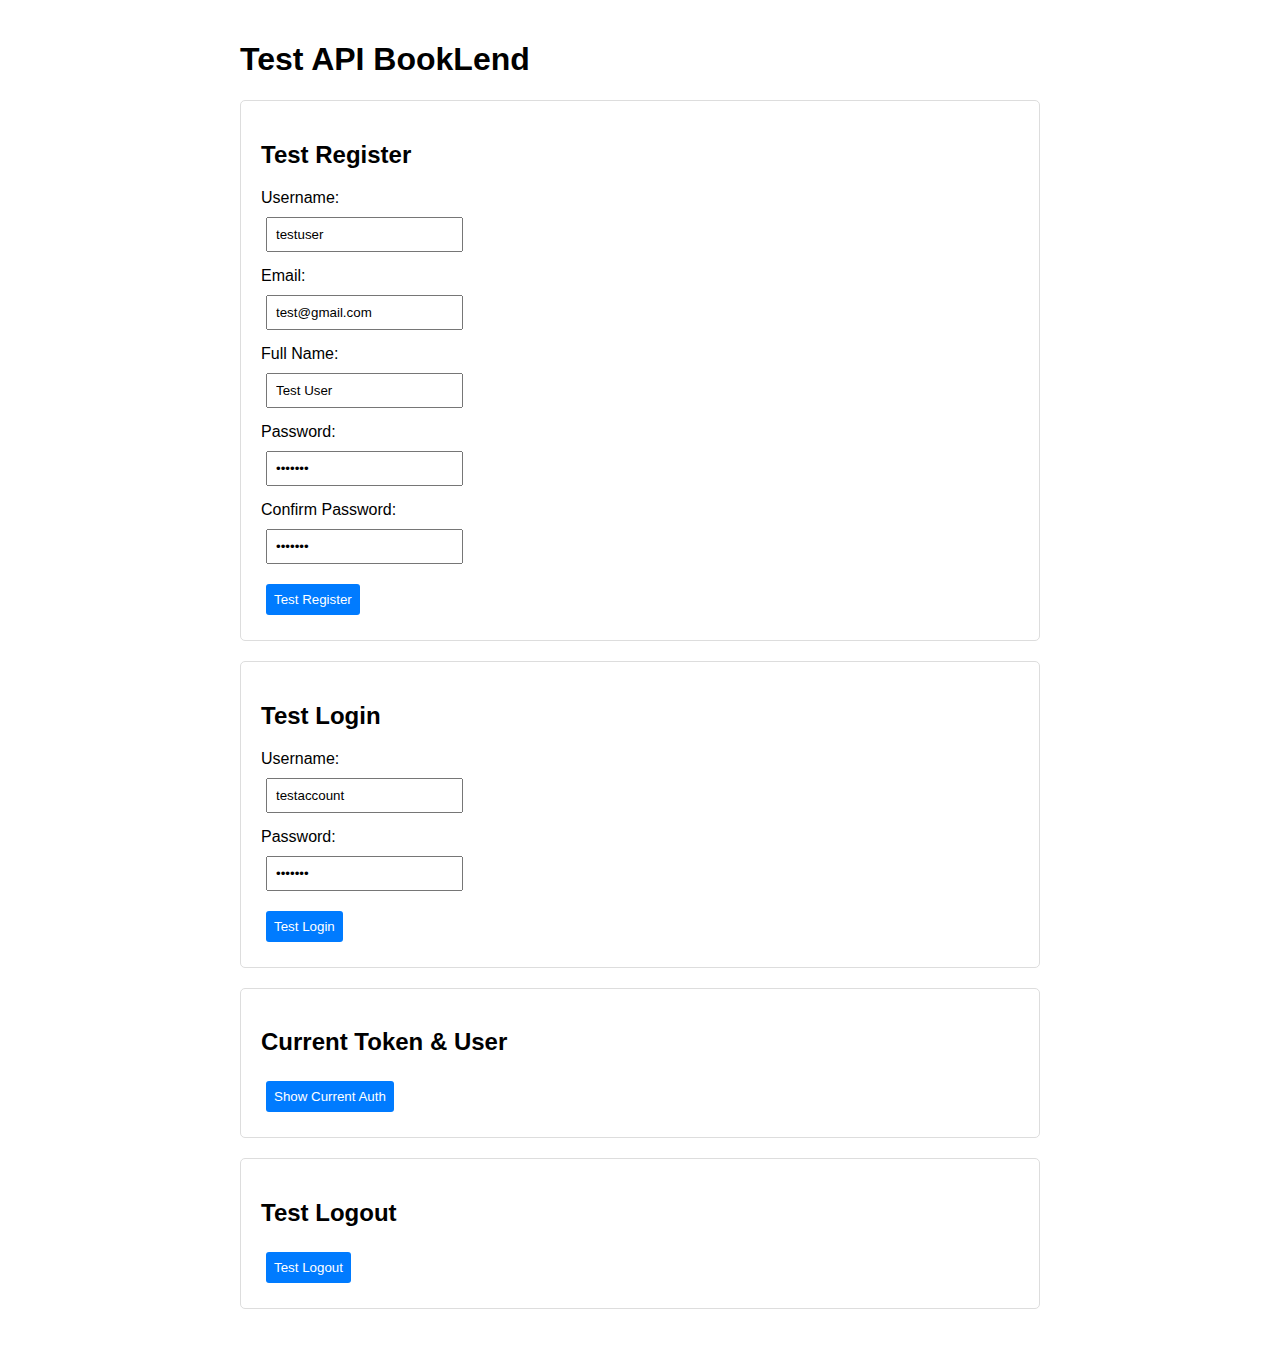
<file: test-api.html>
<!DOCTYPE html>
<html lang="vi">
<head>
    <meta charset="UTF-8">
    <meta name="viewport" content="width=device-width, initial-scale=1.0">
    <title>Test API</title>
    <style>
        body {
            font-family: Arial, sans-serif;
            max-width: 800px;
            margin: 0 auto;
            padding: 20px;
        }
        .test-section {
            margin: 20px 0;
            padding: 20px;
            border: 1px solid #ddd;
            border-radius: 5px;
        }
        .form-group {
            margin: 10px 0;
        }
        label {
            display: block;
            margin-bottom: 5px;
        }
        input, button {
            padding: 8px;
            margin: 5px;
        }
        button {
            background: #007bff;
            color: white;
            border: none;
            border-radius: 3px;
            cursor: pointer;
        }
        button:hover {
            background: #0056b3;
        }
        .result {
            margin: 10px 0;
            padding: 10px;
            background: #f8f9fa;
            border-radius: 3px;
            white-space: pre-wrap;
        }
        .error {
            background: #f8d7da;
            color: #721c24;
        }
        .success {
            background: #d4edda;
            color: #155724;
        }
    </style>
</head>
<body>
    <h1>Test API BookLend</h1>
    
    <div class="test-section">
        <h2>Test Register</h2>
        <div class="form-group">
            <label>Username:</label>
            <input type="text" id="regUsername" placeholder="testuser">
        </div>
        <div class="form-group">
            <label>Email:</label>
            <input type="email" id="regEmail" placeholder="test@gmail.com">
        </div>
        <div class="form-group">
            <label>Full Name:</label>
            <input type="text" id="regFullName" placeholder="Test User">
        </div>
        <div class="form-group">
            <label>Password:</label>
            <input type="password" id="regPassword" placeholder="test123">
        </div>
        <div class="form-group">
            <label>Confirm Password:</label>
            <input type="password" id="regConfirmPassword" placeholder="test123">
        </div>
        <button onclick="testRegister()">Test Register</button>
        <div id="registerResult" class="result" style="display: none;"></div>
    </div>

    <div class="test-section">
        <h2>Test Login</h2>
        <div class="form-group">
            <label>Username:</label>
            <input type="text" id="loginUsername" placeholder="testaccount">
        </div>
        <div class="form-group">
            <label>Password:</label>
            <input type="password" id="loginPassword" placeholder="test123">
        </div>
        <button onclick="testLogin()">Test Login</button>
        <div id="loginResult" class="result" style="display: none;"></div>
    </div>

    <div class="test-section">
        <h2>Current Token & User</h2>
        <button onclick="showCurrentAuth()">Show Current Auth</button>
        <div id="authResult" class="result" style="display: none;"></div>
    </div>

    <div class="test-section">
        <h2>Test Logout</h2>
        <button onclick="testLogout()">Test Logout</button>
        <div id="logoutResult" class="result" style="display: none;"></div>
    </div>

    <script src="js/api.js"></script>
    <script>
        async function testRegister() {
            const resultDiv = document.getElementById('registerResult');
            resultDiv.style.display = 'block';
            resultDiv.className = 'result';
            resultDiv.textContent = 'Đang đăng ký...';

            try {
                const userData = {
                    username: document.getElementById('regUsername').value,
                    email: document.getElementById('regEmail').value,
                    fullName: document.getElementById('regFullName').value,
                    password: document.getElementById('regPassword').value,
                    confirmPassword: document.getElementById('regConfirmPassword').value
                };

                const result = await api.register(userData);
                resultDiv.className = 'result success';
                resultDiv.textContent = 'Đăng ký thành công:\n' + JSON.stringify(result, null, 2);
            } catch (error) {
                resultDiv.className = 'result error';
                resultDiv.textContent = 'Lỗi đăng ký:\n' + error.message;
            }
        }

        async function testLogin() {
            const resultDiv = document.getElementById('loginResult');
            resultDiv.style.display = 'block';
            resultDiv.className = 'result';
            resultDiv.textContent = 'Đang đăng nhập...';

            try {
                const username = document.getElementById('loginUsername').value;
                const password = document.getElementById('loginPassword').value;

                const result = await api.login(username, password);
                resultDiv.className = 'result success';
                resultDiv.textContent = 'Đăng nhập thành công:\n' + JSON.stringify(result, null, 2);
            } catch (error) {
                resultDiv.className = 'result error';
                resultDiv.textContent = 'Lỗi đăng nhập:\n' + error.message;
            }
        }

        function showCurrentAuth() {
            const resultDiv = document.getElementById('authResult');
            resultDiv.style.display = 'block';
            resultDiv.className = 'result';

            const token = localStorage.getItem('authToken');
            const user = localStorage.getItem('currentUser');

            const authInfo = {
                token: token,
                user: user ? JSON.parse(user) : null,
                isAuthenticated: api.isAuthenticated(),
                isAdmin: api.isAdmin()
            };

            resultDiv.textContent = 'Thông tin auth hiện tại:\n' + JSON.stringify(authInfo, null, 2);
        }

        async function testLogout() {
            const resultDiv = document.getElementById('logoutResult');
            resultDiv.style.display = 'block';
            resultDiv.className = 'result';
            resultDiv.textContent = 'Đang đăng xuất...';

            try {
                await api.logout();
                resultDiv.className = 'result success';
                resultDiv.textContent = 'Đăng xuất thành công';
            } catch (error) {
                resultDiv.className = 'result error';
                resultDiv.textContent = 'Lỗi đăng xuất:\n' + error.message;
            }
        }

        // Set default values
        document.addEventListener('DOMContentLoaded', function() {
            document.getElementById('regUsername').value = 'testuser';
            document.getElementById('regEmail').value = 'test@gmail.com';
            document.getElementById('regFullName').value = 'Test User';
            document.getElementById('regPassword').value = 'test123';
            document.getElementById('regConfirmPassword').value = 'test123';
            
            document.getElementById('loginUsername').value = 'testaccount';
            document.getElementById('loginPassword').value = 'test123';
        });
    </script>
</body>
</html>
</file>
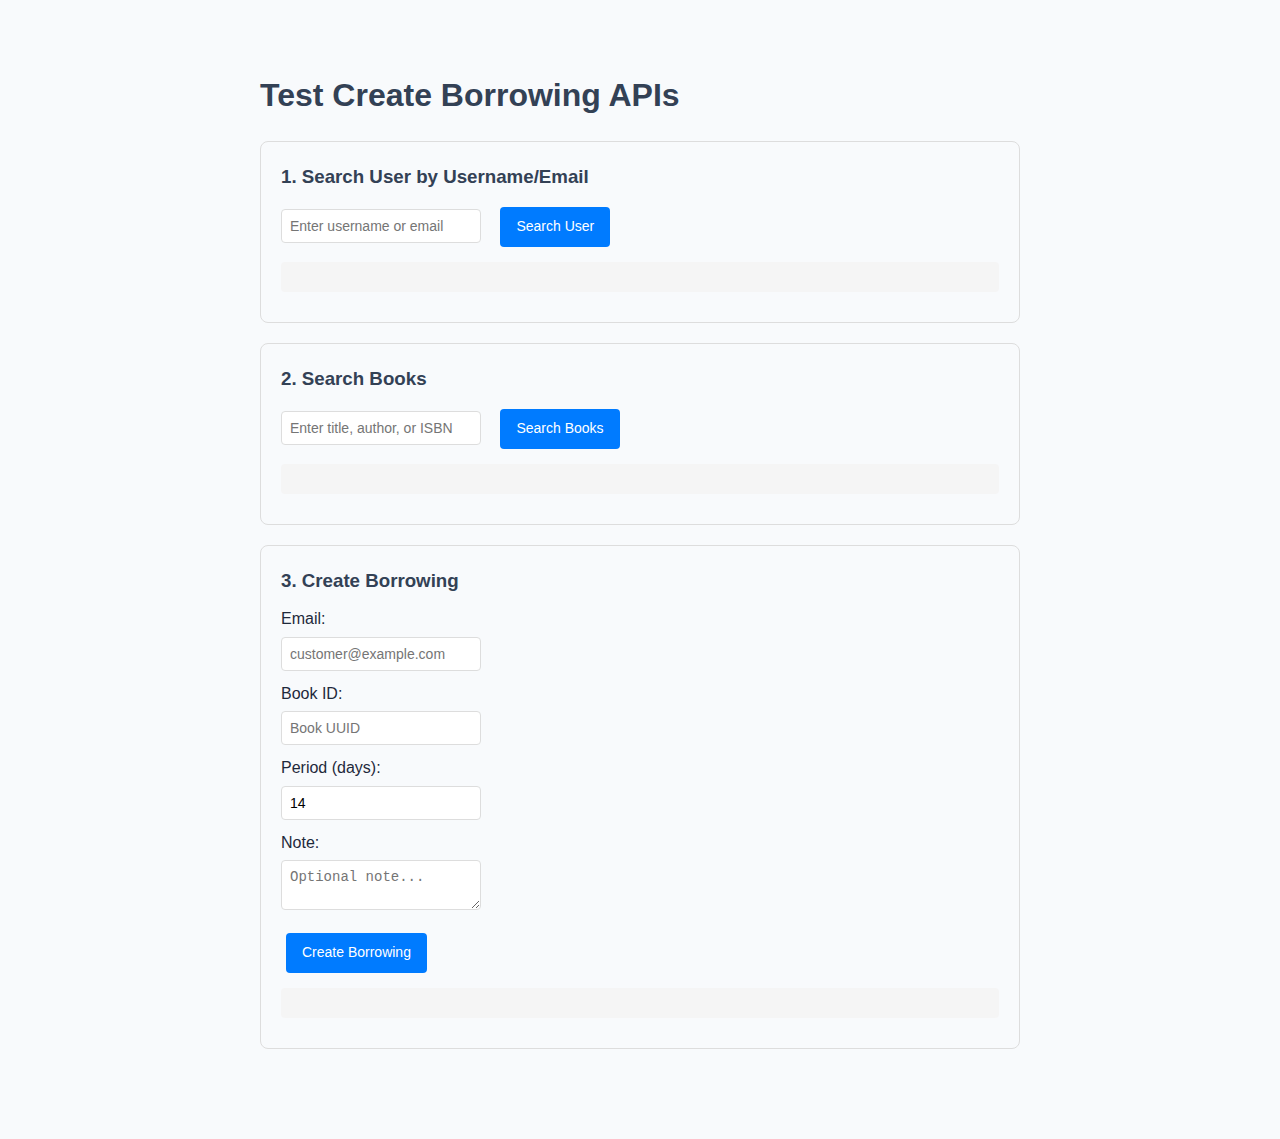
<file: test-borrowing.html>
<!DOCTYPE html>
<html lang="vi">
<head>
    <meta charset="UTF-8">
    <meta name="viewport" content="width=device-width, initial-scale=1.0">
    <title>Test Create Borrowing APIs</title>
    <link rel="stylesheet" href="css/style.css">
    <style>
        .container {
            max-width: 800px;
            margin: 50px auto;
            padding: 20px;
        }
        .test-section {
            margin: 20px 0;
            padding: 20px;
            border: 1px solid #ddd;
            border-radius: 8px;
        }
        .result {
            background: #f5f5f5;
            padding: 15px;
            margin: 10px 0;
            border-radius: 4px;
            max-height: 300px;
            overflow-y: auto;
        }
        .form-group {
            margin: 10px 0;
        }
        .form-group input, .form-group textarea {
            padding: 8px;
            margin-right: 10px;
            border: 1px solid #ddd;
            border-radius: 4px;
            width: 200px;
        }
        .btn {
            padding: 8px 16px;
            margin: 5px;
            background: #007bff;
            color: white;
            border: none;
            border-radius: 4px;
            cursor: pointer;
        }
        .btn:hover {
            background: #0056b3;
        }
        .btn.btn-danger {
            background: #dc3545;
        }
        .btn.btn-danger:hover {
            background: #c82333;
        }
    </style>
</head>
<body>
    <div class="container">
        <h1>Test Create Borrowing APIs</h1>
        
        <!-- Search User -->
        <div class="test-section">
            <h3>1. Search User by Username/Email</h3>
            <div class="form-group">
                <input type="text" id="searchUserInput" placeholder="Enter username or email">
                <button class="btn" onclick="testSearchUser()">Search User</button>
            </div>
            <div class="result" id="searchUserResult"></div>
        </div>

        <!-- Search Books -->
        <div class="test-section">
            <h3>2. Search Books</h3>
            <div class="form-group">
                <input type="text" id="searchBooksInput" placeholder="Enter title, author, or ISBN">
                <button class="btn" onclick="testSearchBooks()">Search Books</button>
            </div>
            <div class="result" id="searchBooksResult"></div>
        </div>

        <!-- Create Borrowing -->
        <div class="test-section">
            <h3>3. Create Borrowing</h3>
            <div class="form-group">
                <label>Email:</label>
                <input type="email" id="borrowEmail" placeholder="customer@example.com">
            </div>
            <div class="form-group">
                <label>Book ID:</label>
                <input type="text" id="borrowBookId" placeholder="Book UUID">
            </div>
            <div class="form-group">
                <label>Period (days):</label>
                <input type="number" id="borrowPeriod" value="14" min="1" max="30">
            </div>
            <div class="form-group">
                <label>Note:</label>
                <textarea id="borrowNote" placeholder="Optional note..."></textarea>
            </div>
            <button class="btn" onclick="testCreateBorrowing()">Create Borrowing</button>
            <div class="result" id="createBorrowingResult"></div>
        </div>
    </div>

    <script src="js/api.js"></script>
    <script>
        // Initialize API
        const api = new API();

        // Helper function to display results
        function displayResult(elementId, data) {
            const element = document.getElementById(elementId);
            element.innerHTML = '<pre>' + JSON.stringify(data, null, 2) + '</pre>';
        }

        // Test functions
        async function testSearchUser() {
            const input = document.getElementById('searchUserInput').value.trim();
            if (!input) {
                alert('Vui lòng nhập username hoặc email');
                return;
            }

            try {
                const result = await api.searchUserByUsernameOrEmail(input);
                displayResult('searchUserResult', result);
            } catch (error) {
                displayResult('searchUserResult', { error: error.message });
            }
        }

        async function testSearchBooks() {
            const input = document.getElementById('searchBooksInput').value.trim();
            if (!input) {
                alert('Vui lòng nhập từ khóa tìm kiếm');
                return;
            }

            try {
                const result = await api.searchBooks({ 
                    search: input, 
                    page: 1, 
                    pageSize: 10 
                });
                displayResult('searchBooksResult', result);
            } catch (error) {
                displayResult('searchBooksResult', { error: error.message });
            }
        }

        async function testCreateBorrowing() {
            const email = document.getElementById('borrowEmail').value.trim();
            const bookId = document.getElementById('borrowBookId').value.trim();
            const period = parseInt(document.getElementById('borrowPeriod').value);
            const note = document.getElementById('borrowNote').value.trim();
            
            if (!email || !bookId) {
                alert('Vui lòng nhập đầy đủ email và book ID');
                return;
            }

            try {
                const borrowData = {
                    email: email,
                    bookId: bookId,
                    period: period,
                    note: note
                };

                const result = await api.createBorrowing(borrowData);
                displayResult('createBorrowingResult', result);
                
                // Clear form if successful
                if (result && (result.success || result.id)) {
                    document.getElementById('borrowEmail').value = '';
                    document.getElementById('borrowBookId').value = '';
                    document.getElementById('borrowPeriod').value = '14';
                    document.getElementById('borrowNote').value = '';
                }
            } catch (error) {
                displayResult('createBorrowingResult', { error: error.message });
            }
        }

        // Auto test search books on page load
        window.addEventListener('load', () => {
            document.getElementById('searchBooksInput').value = 'Doraemon';
            testSearchBooks();
        });
    </script>
</body>
</html>
</file>
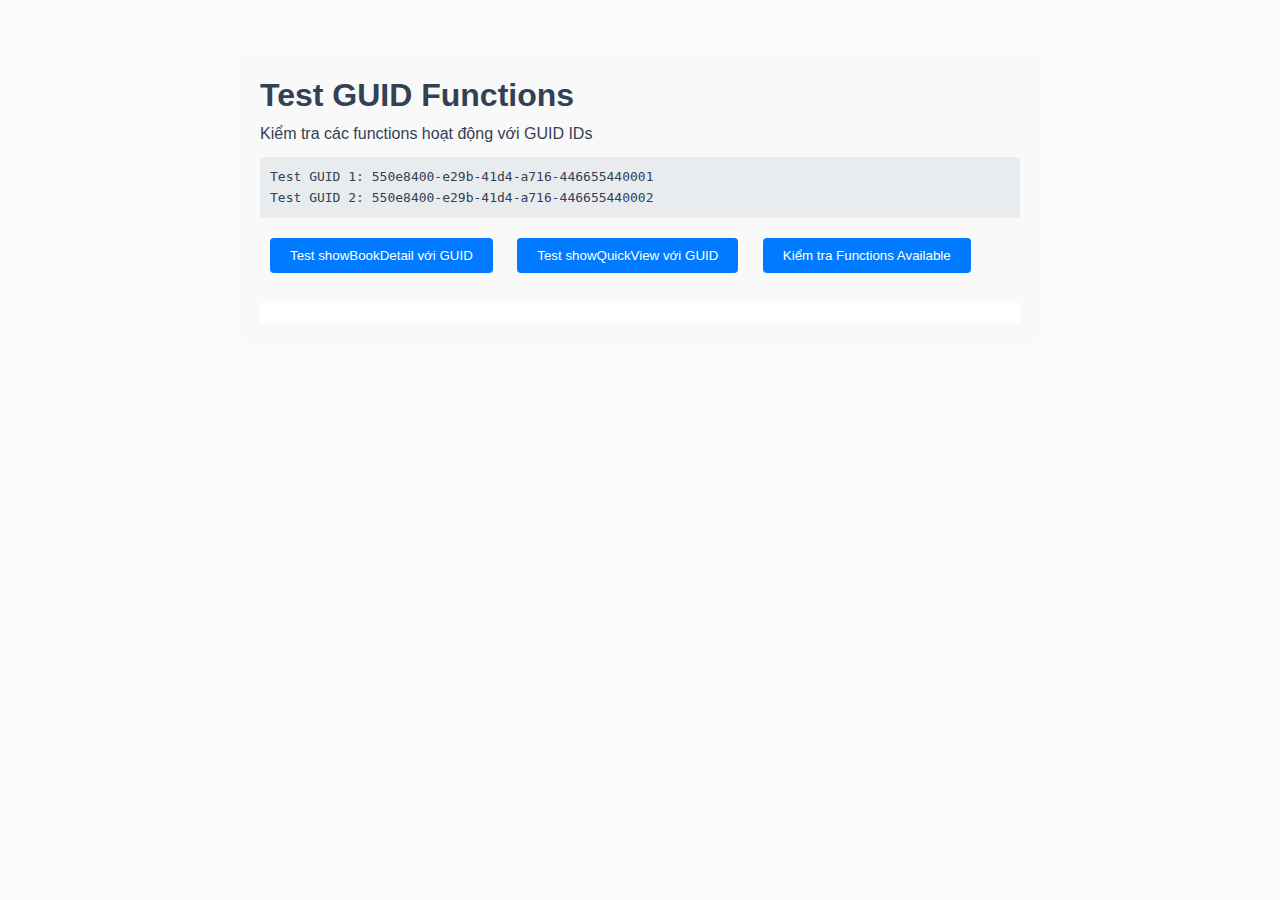
<file: test-functions.html>
<!DOCTYPE html>
<html lang="vi">
<head>
    <meta charset="UTF-8">
    <meta name="viewport" content="width=device-width, initial-scale=1.0">
    <title>Test GUID Functions - BookLend</title>
    <link href="https://cdnjs.cloudflare.com/ajax/libs/font-awesome/6.0.0/css/all.min.css" rel="stylesheet">
    <link rel="stylesheet" href="css/style.css">
    <link rel="stylesheet" href="css/books-page.css">
    <style>
        .test-container {
            max-width: 800px;
            margin: 50px auto;
            padding: 20px;
            background: #f9f9f9;
            border-radius: 8px;
        }
        .test-btn {
            margin: 10px;
            padding: 10px 20px;
            background: #007bff;
            color: white;
            border: none;
            border-radius: 4px;
            cursor: pointer;
        }
        .test-btn:hover {
            background: #0056b3;
        }
        .guid-display {
            background: #e9ecef;
            padding: 10px;
            border-radius: 4px;
            font-family: monospace;
            margin: 10px 0;
        }
    </style>
</head>
<body>
    <div class="test-container">
        <h1>Test GUID Functions</h1>
        <p>Kiểm tra các functions hoạt động với GUID IDs</p>
        
        <div class="guid-display">
            Test GUID 1: 550e8400-e29b-41d4-a716-446655440001<br>
            Test GUID 2: 550e8400-e29b-41d4-a716-446655440002
        </div>
        
        <button class="test-btn" onclick="testShowBookDetailFunction()">
            Test showBookDetail với GUID
        </button>
        
        <button class="test-btn" onclick="testShowQuickViewFunction()">
            Test showQuickView với GUID
        </button>
        
        <button class="test-btn" onclick="checkFunctions()">
            Kiểm tra Functions Available
        </button>
        
        <div id="output" style="margin-top: 20px; padding: 10px; background: white; border-radius: 4px;"></div>
    </div>

    <!-- Include necessary modals -->
    <div class="modal" id="bookModal">
        <div class="modal-content modal-large">
            <span class="close" onclick="closeModal('bookModal')">&times;</span>
            <div class="book-detail" id="bookDetail">
                <!-- Book details will be loaded here -->
            </div>
        </div>
    </div>

    <div class="modal" id="quickViewModal">
        <div class="modal-content modal-medium">
            <span class="close" onclick="closeModal('quickViewModal')">&times;</span>
            <div class="quick-view-content" id="quickViewContent">
                <!-- Quick view content will be loaded here -->
            </div>
        </div>
    </div>

    <!-- Include all JS files -->
    <script src="js/api.js"></script>
    <script src="js/auth.js"></script>
    <script src="js/books.js"></script>
    <script src="js/books-page.js"></script>
    <script src="js/main.js"></script>
    <script src="js/test-guid.js"></script>

    <script>
        function testShowBookDetailFunction() {
            const testId = "550e8400-e29b-41d4-a716-446655440001";
            const output = document.getElementById('output');
            
            output.innerHTML += `<p><strong>Testing showBookDetail with GUID:</strong> ${testId}</p>`;
            
            try {
                if (typeof showBookDetail === 'function') {
                    showBookDetail(testId);
                    output.innerHTML += `<p style="color: green;">✅ showBookDetail function called successfully</p>`;
                } else {
                    output.innerHTML += `<p style="color: red;">❌ showBookDetail function not found</p>`;
                }
            } catch (error) {
                output.innerHTML += `<p style="color: red;">❌ Error: ${error.message}</p>`;
            }
        }

        function testShowQuickViewFunction() {
            const testId = "550e8400-e29b-41d4-a716-446655440002";
            const output = document.getElementById('output');
            
            output.innerHTML += `<p><strong>Testing showQuickView with GUID:</strong> ${testId}</p>`;
            
            try {
                if (typeof showQuickView === 'function') {
                    showQuickView(testId);
                    output.innerHTML += `<p style="color: green;">✅ showQuickView function called successfully</p>`;
                } else {
                    output.innerHTML += `<p style="color: red;">❌ showQuickView function not found</p>`;
                }
            } catch (error) {
                output.innerHTML += `<p style="color: red;">❌ Error: ${error.message}</p>`;
            }
        }

        function checkFunctions() {
            const output = document.getElementById('output');
            output.innerHTML += `<h3>Function Availability Check:</h3>`;
            
            const functions = [
                'showBookDetail',
                'showQuickView', 
                'closeModal',
                'showModal'
            ];
            
            functions.forEach(funcName => {
                const exists = typeof window[funcName] === 'function';
                const status = exists ? '✅' : '❌';
                output.innerHTML += `<p>${status} ${funcName}: ${exists ? 'Available' : 'Not found'}</p>`;
            });
            
            // Check managers
            output.innerHTML += `<p>📦 booksPageManager: ${!!window.booksPageManager ? 'Available' : 'Not found'}</p>`;
            output.innerHTML += `<p>📦 booksManager: ${!!window.booksManager ? 'Available' : 'Not found'}</p>`;
        }

        // Auto-check on load
        document.addEventListener('DOMContentLoaded', function() {
            setTimeout(checkFunctions, 1000);
        });
    </script>
</body>
</html>
</file>
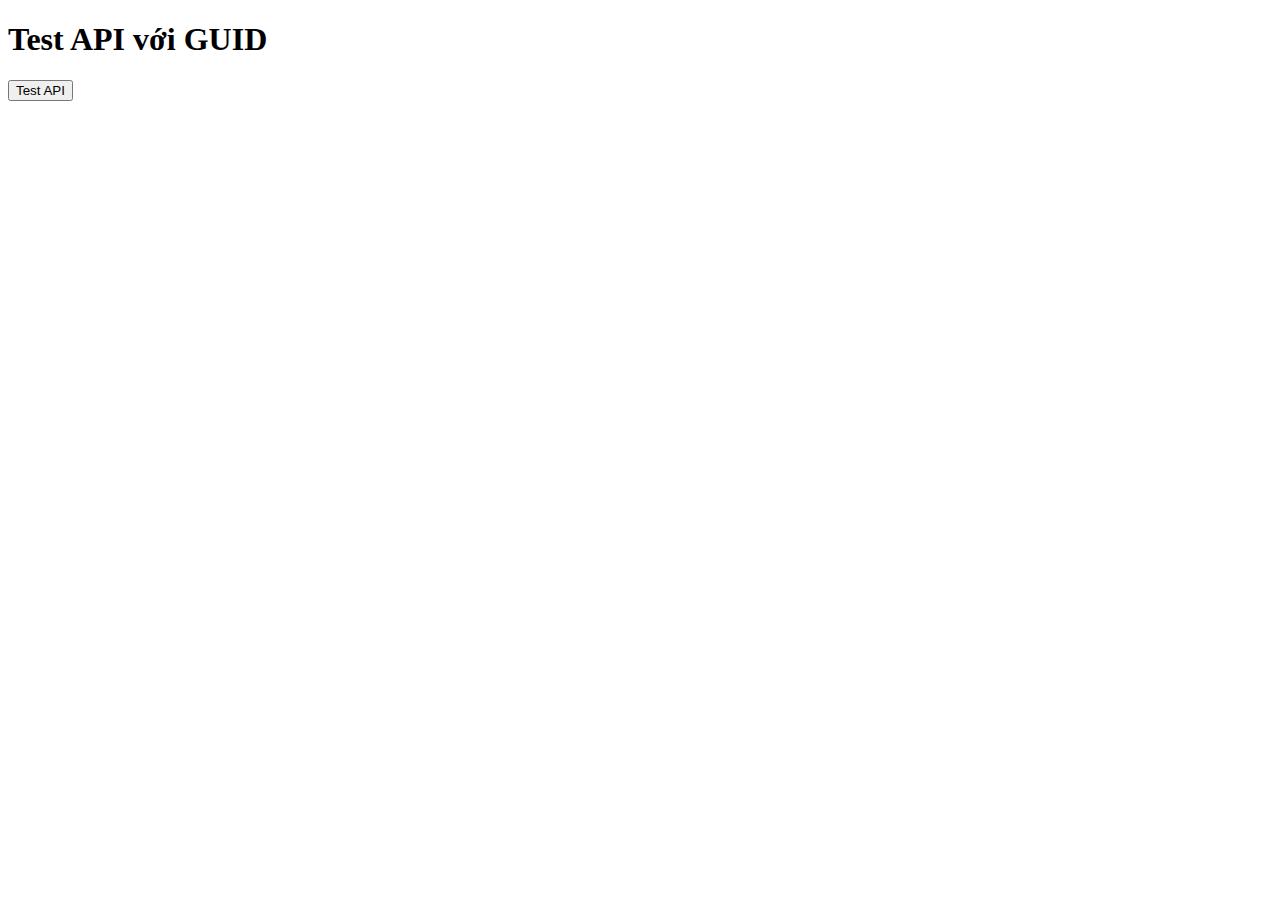
<file: test-guid.html>
<!DOCTYPE html>
<html>
<head>
    <title>Test GUID API</title>
</head>
<body>
    <h1>Test API với GUID</h1>
    <button onclick="testAPI()">Test API</button>
    <div id="result"></div>

    <script>
        // Test GUID
        const sampleGuid = "550e8400-e29b-41d4-a716-446655440000";
        
        function testAPI() {
            console.log('Testing with GUID:', sampleGuid);
            
            // Test showBookDetail function với GUID string
            if (typeof showBookDetail === 'function') {
                console.log('Calling showBookDetail with GUID');
                showBookDetail(sampleGuid);
            } else {
                console.log('showBookDetail function not found');
            }
            
            document.getElementById('result').innerHTML = 
                'Test completed with GUID: ' + sampleGuid;
        }
        
        // Mock showBookDetail for testing
        function showBookDetail(bookId) {
            console.log('Mock showBookDetail called with:', bookId, typeof bookId);
            alert('Book ID: ' + bookId + ' (Type: ' + typeof bookId + ')');
        }
    </script>
</body>
</html>
</file>
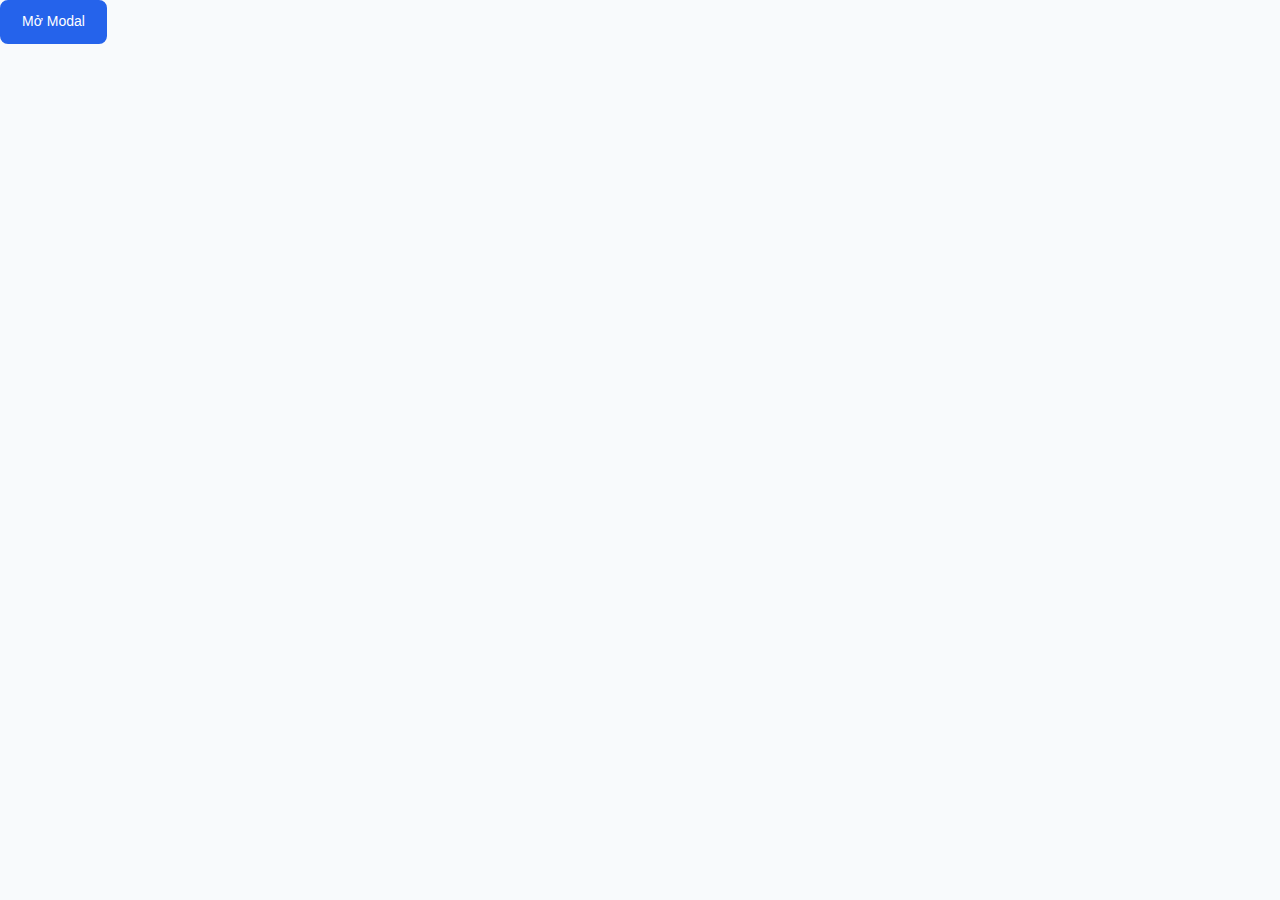
<file: test-modal.html>
<!DOCTYPE html>
<html lang="vi">
<head>
    <meta charset="UTF-8">
    <meta name="viewport" content="width=device-width, initial-scale=1.0">
    <title>Test Modal</title>
    <link rel="stylesheet" href="css/style_clean.css">
    <link rel="stylesheet" href="css/admin.css">
</head>
<body>
    <div class="main-content">
        <button onclick="showAddBookModal()" class="btn btn-primary">Mở Modal</button>
    </div>

    <!-- Add/Edit Book Modal -->
    <div class="modal" id="bookFormModal">
        <div class="modal-content modal-large">
            <span class="close" onclick="closeModal('bookFormModal')">&times;</span>
            <h2 id="bookFormTitle">Test Modal</h2>
            <form id="bookForm">
                <div class="form-group">
                    <label>Test Input</label>
                    <input type="text" placeholder="Test">
                </div>
                <div class="form-actions">
                    <button type="button" class="btn btn-outline" onclick="closeModal('bookFormModal')">Hủy</button>
                    <button type="submit" class="btn btn-primary">Lưu</button>
                </div>
            </form>
        </div>
    </div>

    <script>
        // Test modal functions
        function showAddBookModal() {
            console.log('Showing modal...');
            const modal = document.getElementById('bookFormModal');
            if (modal) {
                modal.style.display = 'block';
                modal.classList.add('show');
                console.log('Modal display set to block');
            } else {
                console.log('Modal not found!');
            }
        }

        function closeModal(modalId) {
            console.log('Closing modal:', modalId);
            if (modalId) {
                const modal = document.getElementById(modalId);
                if (modal) {
                    modal.style.display = 'none';
                    modal.classList.remove('show');
                    console.log('Modal closed');
                }
            }
        }

        // Close modal on overlay click
        document.addEventListener('click', function(e) {
            if (e.target.classList.contains('modal')) {
                e.target.style.display = 'none';
                e.target.classList.remove('show');
                console.log('Modal closed by overlay click');
            }
        });

        // Close modal on ESC key
        document.addEventListener('keydown', function(e) {
            if (e.key === 'Escape') {
                const modals = document.querySelectorAll('.modal');
                modals.forEach(modal => {
                    if (modal.style.display === 'block') {
                        modal.style.display = 'none';
                        modal.classList.remove('show');
                        console.log('Modal closed by ESC key');
                    }
                });
            }
        });
    </script>
</body>
</html>
</file>
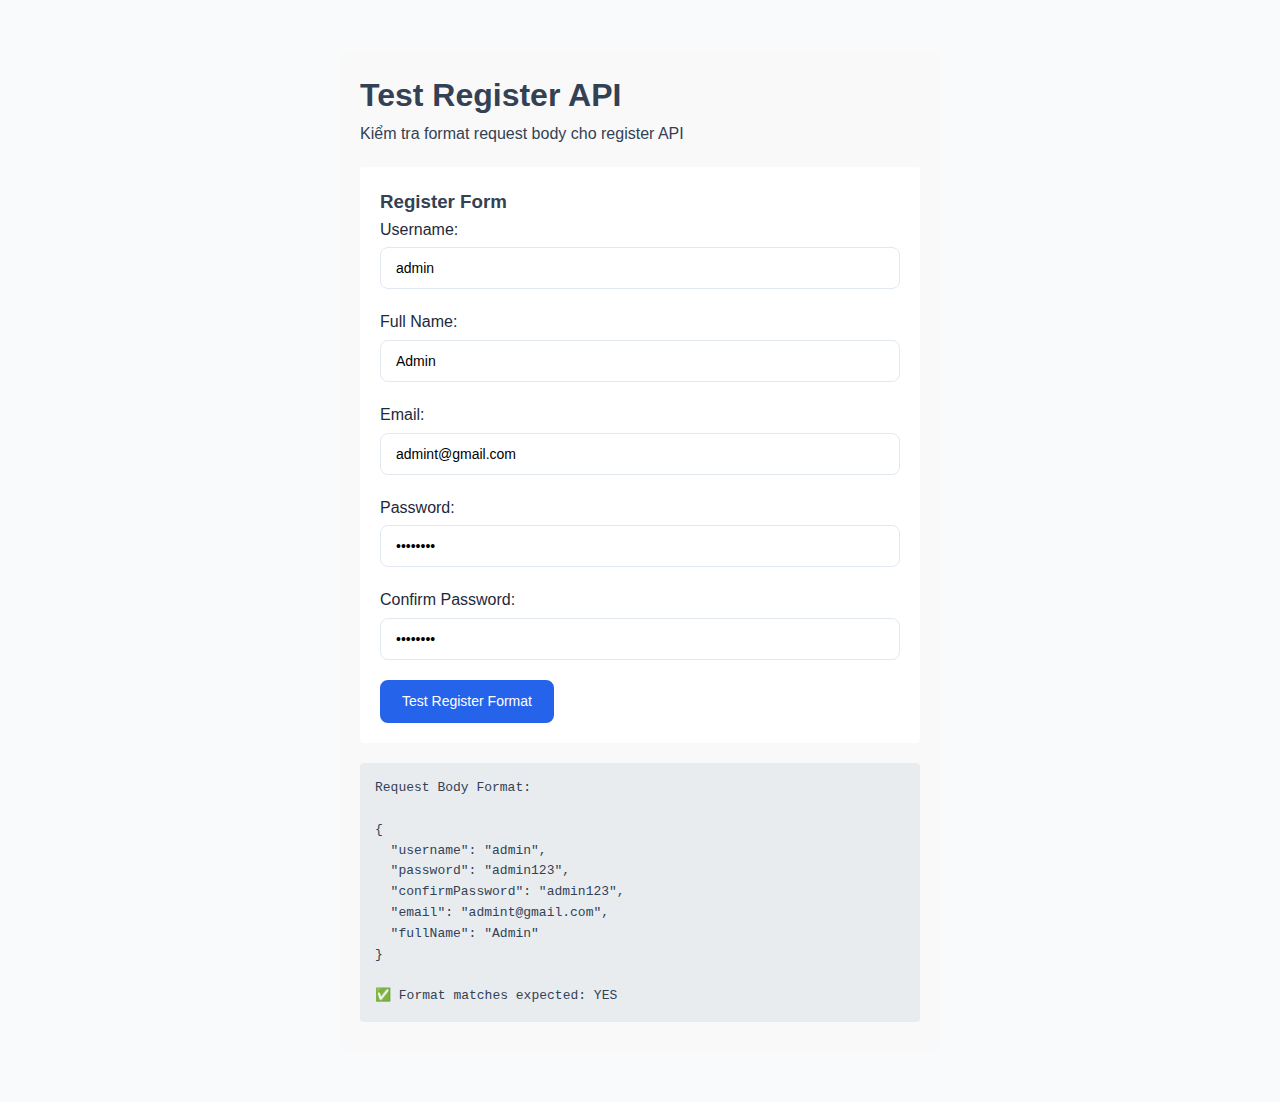
<file: test-register.html>
<!DOCTYPE html>
<html lang="vi">
<head>
    <meta charset="UTF-8">
    <meta name="viewport" content="width=device-width, initial-scale=1.0">
    <title>Test Register API - BookLend</title>
    <link href="https://cdnjs.cloudflare.com/ajax/libs/font-awesome/6.0.0/css/all.min.css" rel="stylesheet">
    <link rel="stylesheet" href="css/style.css">
    <style>
        .test-container {
            max-width: 600px;
            margin: 50px auto;
            padding: 20px;
            background: #f9f9f9;
            border-radius: 8px;
        }
        .test-form {
            background: white;
            padding: 20px;
            border-radius: 4px;
            margin: 20px 0;
        }
        .output {
            background: #e9ecef;
            padding: 15px;
            border-radius: 4px;
            font-family: monospace;
            white-space: pre-wrap;
            margin: 10px 0;
        }
    </style>
</head>
<body>
    <div class="test-container">
        <h1>Test Register API</h1>
        <p>Kiểm tra format request body cho register API</p>
        
        <div class="test-form">
            <h3>Register Form</h3>
            <form id="testRegisterForm">
                <div class="form-group">
                    <label>Username:</label>
                    <input type="text" id="testUsername" value="admin" required>
                </div>
                <div class="form-group">
                    <label>Full Name:</label>
                    <input type="text" id="testFullName" value="Admin" required>
                </div>
                <div class="form-group">
                    <label>Email:</label>
                    <input type="email" id="testEmail" value="admint@gmail.com" required>
                </div>
                <div class="form-group">
                    <label>Password:</label>
                    <input type="password" id="testPassword" value="admin123" required>
                </div>
                <div class="form-group">
                    <label>Confirm Password:</label>
                    <input type="password" id="testConfirmPassword" value="admin123" required>
                </div>
                <button type="button" class="btn btn-primary" onclick="testRegisterFormat()">
                    Test Register Format
                </button>
            </form>
        </div>
        
        <div class="output" id="output">
            Request body sẽ hiển thị ở đây...
        </div>
    </div>

    <script src="js/api.js"></script>
    
    <script>
        function testRegisterFormat() {
            const username = document.getElementById('testUsername').value;
            const fullName = document.getElementById('testFullName').value;
            const email = document.getElementById('testEmail').value;
            const password = document.getElementById('testPassword').value;
            const confirmPassword = document.getElementById('testConfirmPassword').value;
            
            const userData = {
                username: username,
                password: password,
                confirmPassword: confirmPassword,
                email: email,
                fullName: fullName
            };
            
            const output = document.getElementById('output');
            output.textContent = 'Request Body Format:\n\n' + JSON.stringify(userData, null, 2);
            
            console.log('Register request body:', userData);
            
            // Test if it matches your required format
            const expectedFormat = {
                "username": "admin",
                "password": "admin123",
                "confirmPassword": "admin123", 
                "email": "admint@gmail.com",
                "fullName": "Admin"
            };
            
            const matches = JSON.stringify(userData) === JSON.stringify(expectedFormat);
            
            output.textContent += '\n\n✅ Format matches expected: ' + (matches ? 'YES' : 'NO');
            
            if (!matches) {
                output.textContent += '\n\nExpected format:\n' + JSON.stringify(expectedFormat, null, 2);
            }
        }
        
        // Auto test on load
        document.addEventListener('DOMContentLoaded', function() {
            testRegisterFormat();
        });
    </script>
</body>
</html>
</file>
<file: css/admin.css>
/* Admin Specific Styles */
.admin-body {
    margin: 0;
    background-color: #f1f5f9;
    font-family: 'Segoe UI', Tahoma, Geneva, Verdana, sans-serif;
}

/* Admin Header */
.admin-header {
    background-color: var(--white);
    border-bottom: 1px solid var(--border-color);
    position: fixed;
    top: 0;
    left: 0;
    right: 0;
    z-index: 1000;
    height: 60px;
}

.admin-nav {
    display: flex;
    align-items: center;
    justify-content: space-between;
    padding: 0 20px;
    height: 100%;
}

.admin-user {
    display: flex;
    align-items: center;
    gap: 10px;
}

/* Admin Container */
.admin-container {
    display: flex;
    margin-top: 60px;
    min-height: calc(100vh - 60px);
}

/* Sidebar */
.admin-sidebar {
    width: 250px;
    background-color: var(--white);
    border-right: 1px solid var(--border-color);
    height: calc(100vh - 60px);
    position: fixed;
    left: 0;
    top: 60px;
    overflow-y: auto;
}

.sidebar-nav ul {
    list-style: none;
    padding: 20px 0;
}

.nav-item {
    margin-bottom: 5px;
}

.nav-item a {
    display: flex;
    align-items: center;
    gap: 12px;
    padding: 12px 20px;
    color: var(--text-color);
    text-decoration: none;
    transition: var(--transition);
    border-right: 3px solid transparent;
}

.nav-item a:hover,
.nav-item.active a {
    background-color: #eff6ff;
    color: var(--primary-color);
    border-right-color: var(--primary-color);
}

.nav-item i {
    width: 20px;
    text-align: center;
}

/* Main Content */
.admin-main {
    flex: 1;
    margin-left: 250px;
    padding: 30px;
    background-color: #f8fafc;
}

.admin-section {
    display: none;
}

.admin-section.active {
    display: block;
}

.section-header {
    display: flex;
    align-items: center;
    justify-content: space-between;
    margin-bottom: 30px;
    padding-bottom: 20px;
    border-bottom: 1px solid var(--border-color);
}

.section-header h1 {
    font-size: 28px;
    color: var(--dark-color);
    margin: 0;
}

.section-header p {
    color: var(--text-light);
    margin: 5px 0 0 0;
}

/* Stats Grid */
.stats-grid {
    display: grid;
    grid-template-columns: repeat(auto-fit, minmax(250px, 1fr));
    gap: 20px;
    margin-bottom: 30px;
}

.stat-card {
    background-color: var(--white);
    padding: 25px;
    border-radius: var(--border-radius);
    box-shadow: var(--shadow);
    display: flex;
    align-items: center;
    gap: 20px;
}

.stat-icon {
    width: 60px;
    height: 60px;
    border-radius: 50%;
    background-color: #eff6ff;
    display: flex;
    align-items: center;
    justify-content: center;
    color: var(--primary-color);
    font-size: 24px;
}

.stat-info h3 {
    font-size: 32px;
    font-weight: bold;
    color: var(--dark-color);
    margin-bottom: 5px;
}

.stat-info p {
    color: var(--text-light);
    font-size: 14px;
}

/* Dashboard Charts */
.dashboard-charts {
    display: grid;
    grid-template-columns: 2fr 1fr;
    gap: 30px;
}

.chart-container {
    background-color: var(--white);
    padding: 25px;
    border-radius: var(--border-radius);
    box-shadow: var(--shadow);
}

.chart-container h3 {
    margin-bottom: 20px;
    color: var(--dark-color);
}

.recent-activities {
    background-color: var(--white);
    padding: 25px;
    border-radius: var(--border-radius);
    box-shadow: var(--shadow);
}

.recent-activities h3 {
    margin-bottom: 20px;
    color: var(--dark-color);
}

.activity-list {
    max-height: 400px;
    overflow-y: auto;
}

.activity-item {
    display: flex;
    align-items: center;
    gap: 15px;
    padding: 15px 0;
    border-bottom: 1px solid var(--border-color);
}

.activity-item:last-child {
    border-bottom: none;
}

.activity-icon {
    width: 40px;
    height: 40px;
    border-radius: 50%;
    background-color: #eff6ff;
    display: flex;
    align-items: center;
    justify-content: center;
    color: var(--primary-color);
}

.activity-content {
    flex: 1;
}

.activity-title {
    font-weight: 500;
    color: var(--dark-color);
    margin-bottom: 2px;
}

.activity-time {
    font-size: 12px;
    color: var(--text-light);
}

/* Table Controls */
.table-controls {
    display: flex;
    align-items: center;
    justify-content: space-between;
    margin-bottom: 20px;
    gap: 20px;
    flex-wrap: wrap;
}

.search-box {
    display: flex;
    gap: 10px;
}

.search-box input {
    min-width: 300px;
    padding: 10px 15px;
    border: 1px solid var(--border-color);
    border-radius: var(--border-radius);
    font-size: 14px;
}

.filter-controls {
    display: flex;
    gap: 15px;
}

.filter-controls select {
    padding: 10px 15px;
    border: 1px solid var(--border-color);
    border-radius: var(--border-radius);
    background-color: var(--white);
    color: var(--text-color);
    cursor: pointer;
}

/* Tables */
.table-container {
    background-color: var(--white);
    border-radius: var(--border-radius);
    box-shadow: var(--shadow);
    overflow: hidden;
    margin-bottom: 20px;
}

.admin-table {
    width: 100%;
    border-collapse: collapse;
}

.admin-table th {
    background-color: #f8fafc;
    padding: 15px 12px;
    text-align: left;
    font-weight: 600;
    color: var(--dark-color);
    border-bottom: 1px solid var(--border-color);
    font-size: 14px;
}

.admin-table td {
    padding: 12px;
    border-bottom: 1px solid var(--border-color);
    vertical-align: middle;
}

.admin-table tr:hover {
    background-color: #f8fafc;
}

.table-image {
    width: 50px;
    height: 60px;
    object-fit: cover;
    border-radius: 4px;
}

.table-actions {
    display: flex;
    gap: 8px;
}

.btn-sm {
    padding: 6px 12px;
    font-size: 12px;
    border-radius: 4px;
}

/* Pagination */
.pagination {
    display: flex;
    justify-content: center;
    align-items: center;
    gap: 10px;
    margin-top: 20px;
}

.pagination button {
    padding: 8px 12px;
    border: 1px solid var(--border-color);
    background-color: var(--white);
    color: var(--text-color);
    border-radius: 4px;
    cursor: pointer;
    transition: var(--transition);
}

.pagination button:hover {
    background-color: var(--light-color);
}

.pagination button.active {
    background-color: var(--primary-color);
    color: var(--white);
    border-color: var(--primary-color);
}

.pagination button:disabled {
    opacity: 0.5;
    cursor: not-allowed;
}

/* Reports */
.report-filters {
    background-color: var(--white);
    padding: 20px;
    border-radius: var(--border-radius);
    box-shadow: var(--shadow);
    margin-bottom: 30px;
    display: flex;
    align-items: center;
    gap: 20px;
    flex-wrap: wrap;
}

.filter-group {
    display: flex;
    flex-direction: column;
    gap: 5px;
}

.filter-group label {
    font-size: 14px;
    font-weight: 500;
    color: var(--dark-color);
}

.filter-group input {
    padding: 8px 12px;
    border: 1px solid var(--border-color);
    border-radius: var(--border-radius);
}

.reports-grid {
    display: grid;
    grid-template-columns: repeat(auto-fit, minmax(400px, 1fr));
    gap: 30px;
}

.report-card {
    background-color: var(--white);
    padding: 25px;
    border-radius: var(--border-radius);
    box-shadow: var(--shadow);
}

.report-card h3 {
    margin-bottom: 20px;
    color: var(--dark-color);
    border-bottom: 1px solid var(--border-color);
    padding-bottom: 10px;
}

.report-content {
    max-height: 300px;
    overflow-y: auto;
}

.report-item {
    display: flex;
    justify-content: space-between;
    align-items: center;
    padding: 10px 0;
    border-bottom: 1px solid var(--border-color);
}

.report-item:last-child {
    border-bottom: none;
}

.report-item-name {
    font-weight: 500;
    color: var(--dark-color);
}

.report-item-value {
    color: var(--primary-color);
    font-weight: 600;
}

/* Form Actions */
.form-actions {
    display: flex;
    justify-content: flex-end;
    gap: 15px;
    margin-top: 25px;
    padding-top: 20px;
    border-top: 1px solid var(--border-color);
}

/* Status Badges */
.status-active {
    background-color: #dcfce7;
    color: var(--success-color);
    padding: 4px 8px;
    border-radius: 4px;
    font-size: 12px;
    font-weight: 500;
}

.status-inactive {
    background-color: #fee2e2;
    color: var(--danger-color);
    padding: 4px 8px;
    border-radius: 4px;
    font-size: 12px;
    font-weight: 500;
}

.status-overdue {
    background-color: #fef3c7;
    color: var(--warning-color);
    padding: 4px 8px;
    border-radius: 4px;
    font-size: 12px;
    font-weight: 500;
}

.status-returned {
    background-color: #e0f2fe;
    color: #0369a1;
    padding: 4px 8px;
    border-radius: 4px;
    font-size: 12px;
    font-weight: 500;
}

/* Responsive Admin */
@media (max-width: 1024px) {
    .admin-sidebar {
        transform: translateX(-100%);
        transition: transform 0.3s ease;
    }
    
    .admin-sidebar.show {
        transform: translateX(0);
    }
    
    .admin-main {
        margin-left: 0;
    }
    
    .dashboard-charts {
        grid-template-columns: 1fr;
    }
    
    .stats-grid {
        grid-template-columns: repeat(auto-fit, minmax(200px, 1fr));
    }
}

@media (max-width: 768px) {
    .admin-main {
        padding: 20px 15px;
    }
    
    .table-controls {
        flex-direction: column;
        align-items: stretch;
    }
    
    .search-box input {
        min-width: auto;
        width: 100%;
    }
    
    .admin-table {
        font-size: 14px;
    }
    
    .admin-table th,
    .admin-table td {
        padding: 8px;
    }
    
    .report-filters {
        flex-direction: column;
        align-items: stretch;
    }
    
    .reports-grid {
        grid-template-columns: 1fr;
    }
    
    .form-row {
        grid-template-columns: 1fr;
    }
}

/* Mobile Menu Toggle */
.mobile-menu-toggle {
    display: none;
    background: none;
    border: none;
    font-size: 20px;
    color: var(--primary-color);
    cursor: pointer;
}

@media (max-width: 1024px) {
    .mobile-menu-toggle {
        display: block;
    }
}

/* Animation */
@keyframes slideIn {
    from {
        transform: translateX(-100%);
    }
    to {
        transform: translateX(0);
    }
}

.slide-in {
    animation: slideIn 0.3s ease;
}
</file>
<file: css/books-page.css>
/* Books Page Specific Styles */

/* Page Header */
.page-header {
    background: linear-gradient(135deg, var(--primary-color) 0%, var(--primary-hover) 100%);
    color: var(--white);
    padding: 100px 0 60px;
    margin-top: 70px;
    text-align: center;
}

.page-header h1 {
    font-size: 42px;
    font-weight: bold;
    margin-bottom: 15px;
}

.page-header p {
    font-size: 18px;
    opacity: 0.9;
    max-width: 600px;
    margin: 0 auto;
}

/* Search & Filter Section */
.search-filter-section {
    background-color: var(--white);
    padding: 40px 0;
    border-bottom: 1px solid var(--border-color);
    box-shadow: 0 2px 4px rgba(0, 0, 0, 0.05);
}

.search-filter-content {
    display: flex;
    flex-direction: column;
    gap: 30px;
}

/* Advanced Search */
.advanced-search {
    background-color: var(--light-color);
    padding: 25px;
    border-radius: var(--border-radius);
    border: 1px solid var(--border-color);
}

.search-inputs {
    display: grid;
    grid-template-columns: 1fr 1fr 1fr auto;
    gap: 15px;
    align-items: end;
}

.search-group {
    position: relative;
}

.search-group input {
    width: 100%;
    padding: 12px 15px 12px 45px;
    border: 1px solid var(--border-color);
    border-radius: var(--border-radius);
    font-size: 14px;
    transition: var(--transition);
}

.search-group input:focus {
    outline: none;
    border-color: var(--primary-color);
    box-shadow: 0 0 0 3px rgba(37, 99, 235, 0.1);
}

.search-group i {
    position: absolute;
    left: 15px;
    top: 50%;
    transform: translateY(-50%);
    color: var(--text-light);
    font-size: 14px;
}

.search-btn {
    padding: 12px 25px;
    white-space: nowrap;
}

/* Filters Section */
.filters-section {
    display: flex;
    align-items: center;
    gap: 20px;
    flex-wrap: wrap;
    justify-content: space-between;
}

.filter-group {
    display: flex;
    align-items: center;
    gap: 8px;
}

.filter-group label {
    font-size: 14px;
    font-weight: 500;
    color: var(--dark-color);
    white-space: nowrap;
}

.filter-group select {
    padding: 8px 12px;
    border: 1px solid var(--border-color);
    border-radius: var(--border-radius);
    background-color: var(--white);
    color: var(--text-color);
    font-size: 14px;
    cursor: pointer;
    min-width: 150px;
}

.clear-filters {
    margin-left: auto;
}

/* View Toggle */
.view-toggle {
    display: flex;
    gap: 5px;
    margin-left: auto;
}

.view-btn {
    padding: 10px 15px;
    border: 1px solid var(--border-color);
    background-color: var(--white);
    color: var(--text-color);
    cursor: pointer;
    transition: var(--transition);
    font-size: 14px;
}

.view-btn:first-child {
    border-radius: var(--border-radius) 0 0 var(--border-radius);
}

.view-btn:last-child {
    border-radius: 0 var(--border-radius) var(--border-radius) 0;
    border-left: none;
}

.view-btn:hover,
.view-btn.active {
    background-color: var(--primary-color);
    color: var(--white);
    border-color: var(--primary-color);
}

/* Results Section */
.results-section {
    padding: 40px 0;
    min-height: 600px;
}

.results-header {
    display: flex;
    justify-content: space-between;
    align-items: center;
    margin-bottom: 30px;
    padding-bottom: 20px;
    border-bottom: 1px solid var(--border-color);
}

.results-info {
    display: flex;
    flex-direction: column;
    gap: 5px;
}

.results-info span:first-child {
    font-weight: 500;
    color: var(--dark-color);
}

.results-info span:last-child {
    font-size: 14px;
    color: var(--text-light);
}

.results-per-page {
    display: flex;
    align-items: center;
    gap: 10px;
}

.results-per-page label {
    font-size: 14px;
    color: var(--text-color);
}

.results-per-page select {
    padding: 8px 12px;
    border: 1px solid var(--border-color);
    border-radius: var(--border-radius);
    background-color: var(--white);
    cursor: pointer;
}

/* Books Container */
.books-container {
    min-height: 400px;
    position: relative;
}

/* Grid View */
.books-grid {
    display: grid;
    grid-template-columns: repeat(auto-fill, minmax(280px, 1fr));
    gap: 30px;
}

.books-list {
    display: flex;
    flex-direction: column;
    gap: 20px;
}

/* Book Card - Grid View */
.book-card {
    background-color: var(--white);
    border-radius: var(--border-radius);
    box-shadow: var(--shadow);
    overflow: hidden;
    transition: var(--transition);
    cursor: pointer;
    position: relative;
}

.book-card:hover {
    transform: translateY(-5px);
    box-shadow: var(--shadow-lg);
}

.book-card-image {
    position: relative;
    overflow: hidden;
}

.book-image {
    width: 100%;
    height: 320px;
    object-fit: cover;
    transition: var(--transition);
}

.book-card:hover .book-image {
    transform: scale(1.05);
}

.book-actions {
    display: flex;
    gap: 10px;
    transition: var(--transition);
}

.book-card:hover .book-actions {
    opacity: 1;
}

.book-overlay {
    position: absolute;
    top: 0;
    left: 0;
    right: 0;
    bottom: 0;
    background: rgba(0, 0, 0, 0.7);
    display: flex;
    align-items: center;
    justify-content: center;
    gap: 10px;
    opacity: 0;
    transition: var(--transition);
}

.book-card:hover .book-overlay {
    opacity: 1;
}

.book-overlay .btn {
    transform: translateY(20px);
    transition: var(--transition);
}

.book-card:hover .book-overlay .btn {
    transform: translateY(0);
}

.action-btn {
    width: 40px;
    height: 40px;
    border-radius: 50%;
    background-color: rgba(255, 255, 255, 0.9);
    border: none;
    display: flex;
    align-items: center;
    justify-content: center;
    cursor: pointer;
    transition: var(--transition);
    color: var(--text-color);
}

.action-btn:hover {
    background-color: var(--primary-color);
    color: var(--white);
}

.book-info {
    padding: 20px;
}

.book-title {
    font-size: 18px;
    font-weight: bold;
    margin-bottom: 8px;
    color: var(--dark-color);
    line-height: 1.4;
    display: -webkit-box;
    -webkit-line-clamp: 2;
    -webkit-box-orient: vertical;
    overflow: hidden;
}

.book-author {
    color: var(--text-light);
    margin-bottom: 10px;
    font-size: 14px;
}

.book-category {
    display: inline-block;
    background-color: var(--light-color);
    color: var(--primary-color);
    padding: 4px 8px;
    border-radius: 4px;
    font-size: 12px;
    font-weight: 500;
}

.book-year {
    font-size: 12px;
    color: var(--text-light);
}

.book-quantity {
    display: flex;
    align-items: center;
    gap: 5px;
    margin-bottom: 10px;
    font-size: 14px;
    color: var(--text-color);
}

.book-quantity i {
    color: var(--primary-color);
}

.book-status {
    display: flex;
    align-items: center;
    justify-content: space-between;
    gap: 10px;
}

.status-badge {
    padding: 4px 8px;
    border-radius: 4px;
    font-size: 12px;
    font-weight: 500;
}

.status-available {
    background-color: #d4edda;
    color: #155724;
}

.status-borrowed {
    background-color: #f8d7da;
    color: #721c24;
}

.book-isbn {
    font-size: 12px;
    color: var(--text-light);
    margin-bottom: 10px;
}

/* Book Card - List View */
.books-grid.list-view .book-card {
    display: grid;
    grid-template-columns: 120px 1fr auto;
    gap: 20px;
    padding: 20px;
    align-items: center;
}

.books-grid.list-view .book-image {
    width: 120px;
    height: 150px;
    object-fit: cover;
    border-radius: var(--border-radius);
}

.books-grid.list-view .book-info {
    padding: 0;
    display: grid;
    grid-template-columns: 1fr 1fr;
    gap: 15px;
    align-items: start;
}

.books-grid.list-view .book-actions {
    position: static;
    opacity: 1;
    flex-direction: row;
    gap: 10px;
}

.books-grid.list-view .action-btn {
    width: 35px;
    height: 35px;
}

/* Loading Section */
.loading-section {
    display: flex;
    justify-content: center;
    align-items: center;
    padding: 60px 0;
}

.loading-spinner {
    display: flex;
    flex-direction: column;
    align-items: center;
    gap: 15px;
    color: var(--primary-color);
}

.loading-spinner i {
    font-size: 32px;
}

/* No Results */
.no-results {
    display: flex;
    justify-content: center;
    align-items: center;
    padding: 80px 0;
}

.no-results-content {
    text-align: center;
    max-width: 400px;
}

.no-results-content i {
    font-size: 64px;
    color: var(--text-light);
    margin-bottom: 20px;
}

.no-results-content h3 {
    font-size: 24px;
    color: var(--dark-color);
    margin-bottom: 15px;
}

.no-results-content p {
    color: var(--text-light);
    margin-bottom: 25px;
    line-height: 1.6;
}

/* Pagination */
.pagination-section {
    margin-top: 50px;
    display: flex;
    flex-direction: column;
    align-items: center;
    gap: 20px;
}

.pagination {
    display: flex;
    justify-content: center;
    align-items: center;
    gap: 5px;
}

.pagination button {
    padding: 10px 15px;
    border: 1px solid var(--border-color);
    background-color: var(--white);
    color: var(--text-color);
    border-radius: var(--border-radius);
    cursor: pointer;
    transition: var(--transition);
    font-size: 14px;
    min-width: 45px;
}

.pagination button:hover {
    background-color: var(--light-color);
}

.pagination button.active {
    background-color: var(--primary-color);
    color: var(--white);
    border-color: var(--primary-color);
}

.pagination button:disabled {
    opacity: 0.5;
    cursor: not-allowed;
}

.pagination-info {
    color: var(--text-light);
    font-size: 14px;
}

/* Quick View Modal */
.modal-medium {
    max-width: 600px;
}

.quick-view-content {
    display: grid;
    grid-template-columns: 150px 1fr;
    gap: 25px;
}

.quick-view-image {
    width: 100%;
    border-radius: var(--border-radius);
}

.quick-view-info h3 {
    font-size: 20px;
    margin-bottom: 10px;
    color: var(--dark-color);
}

.quick-view-author {
    color: var(--text-light);
    margin-bottom: 15px;
}

.quick-view-description {
    font-size: 14px;
    line-height: 1.6;
    color: var(--text-color);
    margin-bottom: 20px;
    max-height: 100px;
    overflow-y: auto;
}

.quick-view-meta {
    display: grid;
    grid-template-columns: 1fr 1fr;
    gap: 10px;
    margin-bottom: 20px;
}

.quick-meta-item {
    font-size: 12px;
}

.quick-meta-label {
    color: var(--text-light);
    text-transform: uppercase;
    margin-bottom: 2px;
}

.quick-meta-value {
    color: var(--dark-color);
    font-weight: 500;
}

/* Active Navigation */
.nav-menu a.active {
    color: var(--primary-color);
    font-weight: 600;
}

/* Responsive Design */
@media (max-width: 1024px) {
    .search-inputs {
        grid-template-columns: 1fr 1fr;
        gap: 15px;
    }
    
    .search-btn {
        grid-column: 1 / -1;
        justify-self: center;
        width: fit-content;
    }
    
    .filters-section {
        flex-direction: column;
        align-items: stretch;
        gap: 15px;
    }
    
    .view-toggle {
        margin-left: 0;
        align-self: center;
    }
}

@media (max-width: 768px) {
    .page-header {
        padding: 80px 0 40px;
    }
    
    .page-header h1 {
        font-size: 32px;
    }
    
    .search-filter-section {
        padding: 30px 0;
    }
    
    .search-inputs {
        grid-template-columns: 1fr;
    }
    
    .results-header {
        flex-direction: column;
        align-items: stretch;
        gap: 15px;
    }
    
    .books-grid {
        grid-template-columns: repeat(auto-fill, minmax(250px, 1fr));
        gap: 20px;
    }
    
    .books-grid.list-view .book-card {
        grid-template-columns: 1fr;
        text-align: center;
    }
    
    .books-grid.list-view .book-info {
        grid-template-columns: 1fr;
    }
    
    .quick-view-content {
        grid-template-columns: 1fr;
        text-align: center;
    }
    
    .filter-group {
        flex-direction: column;
        align-items: stretch;
        gap: 5px;
    }
    
    .filter-group select {
        min-width: auto;
    }
}

@media (max-width: 480px) {
    .books-grid {
        grid-template-columns: 1fr;
    }
    
    .book-card {
        max-width: 100%;
    }
    
    .pagination button {
        padding: 8px 12px;
        min-width: 40px;
        font-size: 12px;
    }
}

/* Animations */
@keyframes fadeInUp {
    from {
        opacity: 0;
        transform: translateY(20px);
    }
    to {
        opacity: 1;
        transform: translateY(0);
    }
}

.book-card {
    animation: fadeInUp 0.4s ease forwards;
}

.book-card:nth-child(odd) {
    animation-delay: 0.1s;
}

.book-card:nth-child(even) {
    animation-delay: 0.2s;
}

/* Utilities */
.text-truncate {
    white-space: nowrap;
    overflow: hidden;
    text-overflow: ellipsis;
}

.text-clamp-2 {
    display: -webkit-box;
    -webkit-line-clamp: 2;
    -webkit-box-orient: vertical;
    overflow: hidden;
}

.text-clamp-3 {
    display: -webkit-box;
    -webkit-line-clamp: 3;
    -webkit-box-orient: vertical;
    overflow: hidden;
}

/* Book List Item - List View */
.book-list-item {
    background-color: var(--white);
    border-radius: var(--border-radius);
    box-shadow: var(--shadow);
    overflow: hidden;
    transition: var(--transition);
    display: flex;
    flex-direction: row;
    align-items: stretch;
}

.book-list-item:hover {
    box-shadow: var(--shadow-lg);
}

.book-list-image {
    flex: 0 0 200px;
    height: 280px;
    overflow: hidden;
}

.book-list-image img {
    width: 100%;
    height: 100%;
    object-fit: cover;
    transition: var(--transition);
}

.book-list-item:hover .book-list-image img {
    transform: scale(1.05);
}

.book-list-content {
    flex: 1;
    padding: 20px;
    display: flex;
    flex-direction: column;
    justify-content: space-between;
}

.book-list-info {
    flex: 1;
}

.book-list-info .book-title {
    font-size: 22px;
    font-weight: 600;
    color: var(--dark-color);
    margin-bottom: 10px;
    line-height: 1.3;
}

.book-list-info .book-author {
    color: var(--text-color);
    margin-bottom: 15px;
    font-size: 16px;
}

.book-list-info .book-description {
    color: var(--text-color);
    line-height: 1.6;
    margin-bottom: 15px;
    display: -webkit-box;
    -webkit-line-clamp: 3;
    -webkit-box-orient: vertical;
    overflow: hidden;
}

.book-list-actions {
    display: flex;
    gap: 10px;
    margin-top: 20px;
    flex-wrap: wrap;
}

.book-list-actions .btn {
    flex: 1;
    min-width: 120px;
}

.books-grid.list-view {
    grid-template-columns: 1fr;
    gap: 20px;
}
</file>
<file: css/style.css>
/* Reset và Base Styles */
* {
    margin: 0;
    padding: 0;
    box-sizing: border-box;
}

:root {
    --primary-color: #2563eb;
    --primary-hover: #1d4ed8;
    --secondary-color: #64748b;
    --success-color: #059669;
    --warning-color: #d97706;
    --danger-color: #dc2626;
    --dark-color: #1e293b;
    --light-color: #f8fafc;
    --border-color: #e2e8f0;
    --text-color: #334155;
    --text-light: #64748b;
    --white: #ffffff;
    --shadow: 0 1px 3px 0 rgba(0, 0, 0, 0.1), 0 1px 2px 0 rgba(0, 0, 0, 0.06);
    --shadow-lg: 0 10px 15px -3px rgba(0, 0, 0, 0.1), 0 4px 6px -2px rgba(0, 0, 0, 0.05);
    --border-radius: 8px;
    --transition: all 0.3s ease;
}

body {
    font-family: 'Segoe UI', Tahoma, Geneva, Verdana, sans-serif;
    line-height: 1.6;
    color: var(--text-color);
    background-color: var(--light-color);
}

.container {
    max-width: 1200px;
    margin: 0 auto;
    padding: 0 20px;
}

/* Buttons */
.btn {
    display: inline-flex;
    align-items: center;
    gap: 8px;
    padding: 10px 20px;
    border: none;
    border-radius: var(--border-radius);
    font-size: 14px;
    font-weight: 500;
    text-decoration: none;
    cursor: pointer;
    transition: var(--transition);
    text-align: center;
    position: relative;
    z-index: 1;
    box-sizing: border-box;
    min-height: 40px;
    line-height: 1.4;
}

.btn-primary {
    background-color: var(--primary-color) !important;
    color: var(--white) !important;
    border: 2px solid var(--primary-color) !important;
}

.btn-primary:hover {
    background-color: var(--primary-hover);
    transform: translateY(-1px);
}

.btn-outline {
    background-color: var(--white) !important;
    color: var(--primary-color) !important;
    border: 2px solid var(--primary-color) !important;
}

.btn-outline:hover {
    background-color: var(--primary-color);
    color: var(--white);
}

.btn-danger {
    background-color: var(--danger-color);
    color: var(--white);
}

.btn-success {
    background-color: var(--success-color);
    color: var(--white);
}

.btn-full {
    width: 100%;
}

/* Header */
.header {
    background-color: var(--white);
    box-shadow: var(--shadow);
    position: fixed;
    top: 0;
    left: 0;
    right: 0;
    z-index: 1000;
}

.header .container {
    display: flex;
    align-items: center;
    justify-content: space-between;
    padding: 15px 20px;
}

.nav-brand {
    display: flex;
    align-items: center;
    gap: 10px;
    font-size: 24px;
    font-weight: bold;
    color: var(--primary-color);
}

.nav-brand i {
    font-size: 28px;
}

.nav-menu ul {
    display: flex;
    list-style: none;
    gap: 30px;
}

.nav-menu a {
    text-decoration: none;
    color: var(--text-color);
    font-weight: 500;
    transition: var(--transition);
}

.nav-menu a:hover {
    color: var(--primary-color);
}

.nav-auth {
    display: flex;
    align-items: center;
    gap: 15px;
}

.user-profile {
    position: relative;
    display: flex;
    align-items: center;
    gap: 10px;
}

.dropdown {
    position: relative;
}

.dropdown-btn {
    background: none;
    border: none;
    font-size: 24px;
    color: var(--primary-color);
    cursor: pointer;
}

.dropdown-content {
    position: absolute;
    top: 100%;
    right: 0;
    background-color: var(--white);
    box-shadow: var(--shadow-lg);
    border-radius: var(--border-radius);
    min-width: 200px;
    opacity: 0;
    visibility: hidden;
    transform: translateY(-10px);
    transition: var(--transition);
}

.dropdown:hover .dropdown-content {
    opacity: 1;
    visibility: visible;
    transform: translateY(0);
}

.dropdown-content a {
    display: block;
    padding: 12px 16px;
    text-decoration: none;
    color: var(--text-color);
    transition: var(--transition);
}

.dropdown-content a:hover {
    background-color: var(--light-color);
    color: var(--primary-color);
}

/* Hero Section */
.hero {
    background: linear-gradient(135deg, var(--primary-color) 0%, var(--primary-hover) 100%);
    color: var(--white);
    padding: 120px 0 80px;
    margin-top: 70px;
    text-align: center;
}

.hero-content h1 {
    font-size: 48px;
    font-weight: bold;
    margin-bottom: 20px;
}

.hero-content p {
    font-size: 18px;
    margin-bottom: 40px;
    opacity: 0.9;
}

.search-bar {
    display: flex;
    max-width: 500px;
    margin: 0 auto;
    background-color: var(--white);
    border-radius: var(--border-radius);
    overflow: hidden;
    box-shadow: var(--shadow-lg);
}

.search-bar input {
    flex: 1;
    padding: 15px 20px;
    border: none;
    font-size: 16px;
    outline: none;
}

.search-bar button {
    padding: 15px 20px;
    border-radius: 0;
}

/* Books Section */
.books-section {
    padding: 80px 0;
}

.books-section h2 {
    text-align: center;
    font-size: 36px;
    margin-bottom: 40px;
    color: var(--dark-color);
}

.filters {
    display: flex;
    justify-content: center;
    gap: 15px;
    margin-bottom: 40px;
    flex-wrap: wrap;
}

.filter-btn {
    padding: 10px 20px;
    border: 2px solid var(--border-color);
    background-color: var(--white);
    color: var(--text-color);
    border-radius: 25px;
    cursor: pointer;
    transition: var(--transition);
}

.filter-btn:hover,
.filter-btn.active {
    border-color: var(--primary-color);
    background-color: var(--primary-color);
    color: var(--white);
}

.books-grid {
    display: grid;
    grid-template-columns: repeat(auto-fill, minmax(280px, 1fr));
    gap: 30px;
}

.book-card {
    background-color: var(--white);
    border-radius: var(--border-radius);
    box-shadow: var(--shadow);
    overflow: hidden;
    transition: var(--transition);
    cursor: pointer;
}

.book-card:hover {
    transform: translateY(-5px);
    box-shadow: var(--shadow-lg);
}

.book-image {
    width: 100%;
    height: 300px;
    object-fit: cover;
}

.book-info {
    padding: 20px;
}

.book-title {
    font-size: 18px;
    font-weight: bold;
    margin-bottom: 8px;
    color: var(--dark-color);
}

.book-author {
    color: var(--text-light);
    margin-bottom: 10px;
}

.book-category {
    display: inline-block;
    background-color: var(--light-color);
    color: var(--primary-color);
    padding: 4px 8px;
    border-radius: 4px;
    font-size: 12px;
    font-weight: 500;
    margin-bottom: 15px;
}

.book-status {
    display: flex;
    align-items: center;
    justify-content: space-between;
}

.status-badge {
    display: inline-flex;
    align-items: center;
    gap: 4px;
    padding: 4px 8px;
    border-radius: 12px;
    font-size: 12px;
    font-weight: 600;
    text-transform: uppercase;
    letter-spacing: 0.5px;
}

.status-available {
    background-color: #dcfce7;
    color: var(--success-color);
}

.status-borrowed {
    background-color: #fee2e2;
    color: var(--danger-color);
}

/* About Section */
.about-section {
    background-color: var(--white);
    padding: 80px 0;
}

.about-content h2 {
    font-size: 36px;
    text-align: center;
    margin-bottom: 30px;
    color: var(--dark-color);
}

.about-content p {
    text-align: center;
    font-size: 18px;
    margin-bottom: 50px;
    color: var(--text-light);
    max-width: 600px;
    margin-left: auto;
    margin-right: auto;
}

.features {
    display: grid;
    grid-template-columns: repeat(auto-fit, minmax(300px, 1fr));
    gap: 40px;
}

.feature {
    text-align: center;
    padding: 30px;
}

.feature i {
    font-size: 48px;
    color: var(--primary-color);
    margin-bottom: 20px;
}

.feature h3 {
    font-size: 24px;
    margin-bottom: 15px;
    color: var(--dark-color);
}

.feature p {
    color: var(--text-light);
    line-height: 1.6;
}

/* Footer */
.footer {
    background-color: var(--dark-color);
    color: var(--white);
    padding: 50px 0 20px;
}

.footer-content {
    display: grid;
    grid-template-columns: repeat(auto-fit, minmax(250px, 1fr));
    gap: 40px;
    margin-bottom: 30px;
}

.footer-section h3 {
    margin-bottom: 20px;
    color: var(--primary-color);
}

.footer-section ul {
    list-style: none;
}

.footer-section ul li {
    margin-bottom: 10px;
}

.footer-section a {
    color: #cbd5e1;
    text-decoration: none;
    transition: var(--transition);
}

.footer-section a:hover {
    color: var(--white);
}

.footer-bottom {
    text-align: center;
    padding-top: 20px;
    border-top: 1px solid #374151;
    color: #9ca3af;
}

/* Modals */
.modal {
    display: none;
    position: fixed;
    z-index: 2000;
    left: 0;
    top: 0;
    width: 100%;
    height: 100%;
    background-color: rgba(0, 0, 0, 0.6);
    backdrop-filter: blur(5px);
    animation: fadeIn 0.3s ease;
}

.modal.show {
    display: flex !important;
    align-items: center;
    justify-content: center;
}

.modal-content {
    background-color: var(--white);
    margin: 5% auto;
    padding: 50px 30px 30px 30px;
    border-radius: 12px;
    width: 90%;
    max-width: 500px;
    position: relative;
    animation: modalSlideIn 0.3s ease;
    max-height: 90vh;
    overflow-y: auto;
    box-shadow: 0 25px 50px -12px rgba(0, 0, 0, 0.25);
    border: 1px solid var(--border-color);
}

.modal-large {
    max-width: 1280px;
}

.modal-medium {
    max-width: 650px;
}

.modal-small {
    max-width: 400px;
}

@keyframes modalSlideIn {
    from {
        transform: translateY(-30px) scale(0.95);
        opacity: 0;
    }
    to {
        transform: translateY(0) scale(1);
        opacity: 1;
    }
}

@keyframes fadeIn {
    from {
        opacity: 0;
    }
    to {
        opacity: 1;
    }
}

.close {
    color: var(--text-light);
    float: right;
    font-size: 24px;
    font-weight: bold;
    cursor: pointer;
    position: absolute;
    top: 15px;
    right: 15px;
    z-index: 10;
    background: var(--white);
    border-radius: 50%;
    width: 36px;
    height: 36px;
    display: flex;
    align-items: center;
    justify-content: center;
    box-shadow: var(--shadow);
    transition: var(--transition);
    border: 1px solid var(--border-color);
}

.close:hover {
    color: var(--danger-color);
    background-color: #fef2f2;
    border-color: #fecaca;
    transform: scale(1.05);
}

.modal h2 {
    margin-bottom: 25px;
    color: var(--dark-color);
}

/* Confirmation Modal */
.confirmation-modal .modal-content,
#confirmationModal .modal-content {
    max-width: 450px;
    text-align: center;
}

.confirmation-content {
    padding: 40px 30px;
    display: flex;
    flex-direction: column;
    align-items: center;
    gap: 20px;
}

.confirmation-content h3 {
    color: var(--dark-color);
    margin: 0;
    font-size: 20px;
    font-weight: 600;
}

.confirmation-content p {
    font-size: 16px;
    line-height: 1.6;
    color: var(--text-color);
    margin: 0;
    max-width: 350px;
}

.confirmation-header h3 {
    color: var(--dark-color);
    margin-bottom: 0;
    font-size: 20px;
}

.confirmation-body {
    padding: 30px 20px;
    display: flex;
    flex-direction: column;
    align-items: center;
    gap: 20px;
}

.confirmation-icon {
    width: 80px;
    height: 80px;
    border-radius: 50%;
    background: rgba(37, 99, 235, 0.1);
    display: flex;
    align-items: center;
    justify-content: center;
    margin-bottom: 10px;
}

.confirmation-icon i {
    font-size: 40px;
    color: var(--primary-color);
}

.confirmation-message {
    font-size: 16px;
    line-height: 1.6;
    color: var(--text-color);
    max-width: 350px;
}

.confirmation-actions {
    display: flex;
    gap: 15px;
    justify-content: center;
    padding-top: 20px;
    border-top: 1px solid var(--border-color);
    margin-top: 20px;
}

.confirmation-actions .btn {
    min-width: 100px;
    padding: 10px 20px;
}

@media (max-width: 480px) {
    .confirmation-actions {
        flex-direction: column-reverse;
        gap: 10px;
    }
    
    .confirmation-actions .btn {
        width: 100%;
    }
}

/* Forms */
.form-group {
    margin-bottom: 20px;
}

.form-group label {
    display: block;
    margin-bottom: 5px;
    font-weight: 500;
    color: var(--dark-color);
}

.form-group input,
.form-group select,
.form-group textarea {
    width: 100%;
    padding: 12px 15px;
    border: 1px solid var(--border-color);
    border-radius: var(--border-radius);
    font-size: 14px;
    transition: var(--transition);
}

.form-group input:focus,
.form-group select:focus,
.form-group textarea:focus {
    outline: none;
    border-color: var(--primary-color);
    box-shadow: 0 0 0 3px rgba(37, 99, 235, 0.1);
}

.form-row {
    display: grid;
    grid-template-columns: 1fr 1fr;
    gap: 20px;
}

.modal-footer {
    text-align: center;
    margin-top: 20px;
    color: var(--text-light);
}

.modal-footer a {
    color: var(--primary-color);
    text-decoration: none;
}

.modal-footer a:hover {
    text-decoration: underline;
}

/* Loading */
.loading {
    text-align: center;
    padding: 40px;
    color: var(--text-light);
}

.loading i {
    font-size: 24px;
    margin-right: 10px;
}

/* Book Detail */

.book-detail-content {
    display: grid;
    grid-template-columns: 250px 1fr;
    gap: 30px;
    padding: 20px;
}

.book-detail-image {
    text-align: center;
}

.book-detail-image img {
    width: 100%;
    max-width: 300px;
    height: auto;
    border-radius: var(--border-radius);
    box-shadow: var(--shadow-lg);
    transition: var(--transition);
}

.book-detail-image img:hover {
    transform: scale(1.02);
}

.book-detail-info {
    display: flex;
    flex-direction: column;
    gap: 20px;
}

.book-detail-info h2 {
    margin-bottom: 0;
    color: var(--dark-color);
    font-size: 28px;
    font-weight: 700;
    line-height: 1.3;
}

/* Enhanced Book Detail Modal Styles */
.book-detail-content {
    display: grid;
    grid-template-columns: 300px 1fr;
    gap: 30px;
    align-items: start;
    margin: 20px 0;
}

.book-detail-image {
    text-align: center;
}

.book-detail-image img {
    width: 100%;
    max-width: 300px;
    height: auto;
    border-radius: var(--border-radius);
    box-shadow: var(--shadow-lg);
    transition: var(--transition);
}

.book-detail-info h2 {
    font-size: 28px;
    color: var(--dark-color);
    margin-bottom: 20px;
    line-height: 1.3;
    font-weight: 700;
}

/* Enhanced Book Detail Modal - Better Meta Display */
.book-detail-content .book-meta {
    background: linear-gradient(135deg, var(--light-color) 0%, #f1f5f9 100%);
    padding: 25px;
    border-radius: 12px;
    border: 1px solid var(--border-color);
    margin-bottom: 25px;
    box-shadow: 0 2px 4px rgba(0, 0, 0, 0.05);
}

.book-detail-content .book-meta p {
    margin: 12px 0;
    padding: 10px 0;
    border-bottom: 1px solid rgba(226, 232, 240, 0.6);
    display: block;
    line-height: 1.6;
    font-size: 15px;
}

.book-detail-content .book-meta p:last-child {
    border-bottom: none;
    margin-bottom: 0;
}

.book-detail-content .book-meta strong {
    display: inline-block;
    min-width: 140px;
    color: var(--primary-color);
    font-weight: 600;
    margin-right: 15px;
    font-size: 14px;
    text-transform: uppercase;
    letter-spacing: 0.5px;
}

/* Book description styling */
.book-description {
    background: var(--white);
    padding: 25px;
    border-radius: 12px;
    border: 1px solid var(--border-color);
    margin-bottom: 25px;
    box-shadow: 0 2px 4px rgba(0, 0, 0, 0.05);
}

.book-description h4 {
    color: var(--primary-color);
    margin-bottom: 15px;
    font-size: 18px;
    font-weight: 600;
    text-transform: uppercase;
    letter-spacing: 0.5px;
    padding-bottom: 10px;
    border-bottom: 2px solid var(--primary-color);
}

.book-description p {
    line-height: 1.7;
    color: var(--text-color);
    font-size: 15px;
    text-align: justify;
}

/* Book status detail styling */
.book-status-detail {
    display: flex;
    align-items: center;
    gap: 20px;
    margin-bottom: 25px;
    padding: 20px;
    background: linear-gradient(135deg, var(--white) 0%, var(--light-color) 100%);
    border-radius: 12px;
    border: 1px solid var(--border-color);
    box-shadow: 0 2px 4px rgba(0, 0, 0, 0.05);
}

.quantity-detail {
    display: flex;
    align-items: center;
    gap: 8px;
    font-weight: 600;
    color: var(--text-color);
}

.quantity-detail i {
    color: var(--primary-color);
    font-size: 18px;
}

/* Book actions styling */
.book-actions {
    display: flex;
    gap: 15px;
    margin-top: 30px;
    padding-top: 25px;
    border-top: 1px solid var(--border-color);
    flex-wrap: wrap;
}

.book-actions .btn {
    flex: 1;
    min-width: 140px;
    padding: 12px 20px;
    font-weight: 600;
    text-transform: uppercase;
    letter-spacing: 0.5px;
}

/* Quick View Modal Styles - Compact Design */
.quick-view-content {
    padding: 0;
}

.quick-view-book {
    display: grid;
    grid-template-columns: 200px 1fr;
    gap: 20px;
    align-items: start;
}

.quick-view-image {
    position: relative;
    display: flex;
    justify-content: center;
}

.quick-view-image img {
    width: 100%;
    max-width: 180px;
    height: auto;
    border-radius: var(--border-radius);
    box-shadow: var(--shadow);
}

.quick-view-info {
    display: flex;
    flex-direction: column;
    gap: 15px;
}

.quick-view-info h3 {
    font-size: 20px;
    font-weight: 700;
    color: var(--dark-color);
    margin: 0;
    line-height: 1.3;
}

.quick-view-info .author {
    font-size: 14px;
    color: var(--text-light);
    margin: 0;
}

.book-summary {
    display: flex;
    flex-wrap: wrap;
    gap: 12px;
    align-items: center;
}

.summary-item {
    display: flex;
    align-items: center;
    gap: 6px;
    font-size: 13px;
    color: var(--text-color);
    background: var(--light-color);
    padding: 4px 8px;
    border-radius: 12px;
    border: 1px solid var(--border-color);
}

.summary-item i {
    color: var(--primary-color);
    font-size: 12px;
}

.quick-description {
    margin: 10px 0;
}

.quick-description p {
    color: var(--text-color);
    line-height: 1.5;
    margin: 0;
    font-size: 14px;
}

.quick-view-actions {
    display: flex;
    gap: 10px;
    margin-top: 15px;
    position: relative;
    z-index: 1;
}

.quick-view-actions .btn {
    flex: 1;
    font-size: 13px;
    padding: 8px 12px;
    position: relative;
    z-index: 2;
}

/* Book Detail Modal Styles */
.book-detail-content {
    display: grid;
    grid-template-columns: 300px 1fr;
    gap: 30px;
    align-items: start;
    margin: 20px 0;
}

.book-detail-image {
    text-align: center;
}

.book-detail-image img {
    width: 100%;
    max-width: 300px;
    height: auto;
    border-radius: var(--border-radius);
    box-shadow: var(--shadow-lg);
    transition: var(--transition);
}

.book-detail-info h2 {
    font-size: 28px;
    color: var(--dark-color);
    margin-bottom: 20px;
    line-height: 1.3;
    font-weight: 700;
}

.book-meta {
    background: var(--light-color);
    padding: 20px;
    border-radius: var(--border-radius);
    border: 1px solid var(--border-color);
    margin-bottom: 20px;
}

.book-meta p {
    margin: 10px 0;
    display: block;
    line-height: 1.6;
    padding: 8px 0;
    border-bottom: 1px solid rgba(226, 232, 240, 0.5);
}

.book-meta p:last-child {
    border-bottom: none;
}

.book-meta strong {
    display: inline-block;
    min-width: 140px;
    color: var(--dark-color);
    font-weight: 600;
    margin-right: 10px;
    font-size: 14px;
}

.book-status-detail {
    display: flex;
    align-items: center;
    gap: 15px;
    margin-bottom: 20px;
    padding: 15px;
    background: var(--white);
    border-radius: var(--border-radius);
    border: 1px solid var(--border-color);
}

.quantity-detail {
    display: flex;
    align-items: center;
    gap: 8px;
    font-weight: 500;
    color: var(--text-color);
}

.quantity-detail i {
    color: var(--primary-color);
}

.book-description {
    margin-bottom: 25px;
}

.book-description h4 {
    color: var(--dark-color);
    margin-bottom: 10px;
    font-size: 18px;
    font-weight: 600;
    display: flex;
    align-items: center;
    gap: 8px;
}

.book-description h4::before {
    content: "📖";
    font-size: 18px;
}

.book-description p {
    line-height: 1.7;
    color: var(--text-color);
    margin: 0;
}

.book-actions .btn {
    flex: 1;
    max-width: 200px;
    justify-content: center;
    padding: 12px 20px;
    font-weight: 500;
}

.book-detail-author {
    color: var(--text-light);
    margin-bottom: 20px;
    font-size: 16px;
}

.book-detail-description {
    margin-bottom: 20px;
    line-height: 1.6;
}

.book-detail-meta {
    display: grid;
    grid-template-columns: repeat(auto-fit, minmax(150px, 1fr));
    gap: 15px;
    margin-bottom: 20px;
}

.meta-item {
    background-color: var(--light-color);
    padding: 10px;
    border-radius: var(--border-radius);
}

/* Profile Modal Styles */
.profile-content {
    display: flex;
    flex-direction: column;
    gap: 25px;
}

.profile-info {
    display: flex;
    gap: 20px;
    align-items: flex-start;
}

.profile-avatar {
    flex-shrink: 0;
}

.profile-avatar i {
    font-size: 80px;
    color: var(--primary-color);
}

.profile-details {
    flex: 1;
}

.profile-actions {
    display: flex;
    gap: 15px;
    justify-content: center;
}

/* My Books Modal Styles */
.my-books-content {
    max-height: 600px;
    overflow-y: auto;
}

.books-tabs {
    display: flex;
    border-bottom: 1px solid var(--border-color);
    margin-bottom: 20px;
}

.tab-btn {
    background: none;
    border: none;
    padding: 12px 20px;
    cursor: pointer;
    font-size: 14px;
    font-weight: 500;
    color: var(--text-light);
    border-bottom: 2px solid transparent;
    transition: var(--transition);
}

.tab-btn.active {
    color: var(--primary-color);
    border-bottom-color: var(--primary-color);
}

.tab-btn:hover {
    color: var(--primary-color);
    background-color: rgba(37, 99, 235, 0.05);
}

.tab-content {
    min-height: 300px;
}

.tab-pane {
    display: none;
}

.tab-pane.active {
    display: block;
}

.books-list {
    display: flex;
    flex-direction: column;
    gap: 15px;
}

/* Enhanced book item styles */
.book-item {
    display: flex;
    gap: 15px;
    padding: 20px;
    border: 1px solid var(--border-color);
    border-radius: var(--border-radius);
    background-color: var(--white);
    transition: var(--transition);
    align-items: flex-start;
}

.book-item:hover {
    box-shadow: var(--shadow-lg);
    border-color: var(--primary-color);
}

.book-item-image {
    width: 60px;
    height: 80px;
    flex-shrink: 0;
    border-radius: 4px;
    overflow: hidden;
    box-shadow: var(--shadow);
}

.book-item-image img {
    width: 100%;
    height: 100%;
    object-fit: cover;
}

.book-item-info {
    flex: 1;
    min-width: 0;
}

.book-item-title {
    font-size: 16px;
    font-weight: 600;
    color: var(--dark-color);
    margin-bottom: 8px;
    line-height: 1.4;
}

.book-item-author {
    font-size: 14px;
    color: var(--text-light);
    margin-bottom: 12px;
}

.book-item-dates {
    font-size: 13px;
    color: var(--text-light);
    line-height: 1.5;
}

.book-item-dates div {
    margin-bottom: 4px;
    display: flex;
    align-items: center;
    gap: 8px;
}

.book-item-dates i {
    width: 14px;
    color: var(--primary-color);
}

.book-item-actions {
    display: flex;
    flex-direction: column;
    align-items: flex-end;
    gap: 12px;
}

.book-item-status {
    padding: 6px 16px;
    border-radius: 20px;
    font-size: 12px;
    font-weight: 600;
    text-transform: uppercase;
    letter-spacing: 0.5px;
}

.status-borrowed {
    background-color: #dbeafe;
    color: var(--primary-color);
}

.status-returned {
    background-color: #dcfce7;
    color: var(--success-color);
}

.status-overdue {
    background-color: #fee2e2;
    color: var(--danger-color);
}

.due-info {
    font-size: 12px;
    font-weight: 600;
    padding: 4px 8px;
    border-radius: 4px;
    margin-top: 8px;
}

.due-ok {
    background-color: #dcfce7;
    color: var(--success-color);
}

.due-today {
    background-color: #fef3c7;
    color: var(--warning-color);
}

.due-overdue {
    background-color: #fee2e2;
    color: var(--danger-color);
}

.due-warning {
    background-color: #fef3c7;
    color: var(--warning-color);
}

.fine-info {
    font-size: 12px;
    font-weight: 600;
    padding: 4px 8px;
    border-radius: 4px;
    margin-top: 4px;
    background-color: #fee2e2;
    color: var(--danger-color);
}

.book-placeholder {
    width: 100%;
    height: 100%;
    display: flex;
    align-items: center;
    justify-content: center;
    background: linear-gradient(135deg, var(--primary-color), var(--primary-hover));
    color: white;
    font-size: 24px;
    border-radius: 4px;
}

.book-item-meta {
    display: flex;
    flex-direction: column;
    gap: 8px;
}

.book-item-note {
    font-size: 13px;
    color: var(--text-light);
    font-style: italic;
    padding: 8px;
    background-color: #f8fafc;
    border-radius: 4px;
    border-left: 3px solid var(--primary-color);
}

.loading-state {
    display: flex;
    flex-direction: column;
    align-items: center;
    justify-content: center;
    padding: 40px 20px;
    text-align: center;
    color: var(--text-light);
}

.error-state {
    display: flex;
    flex-direction: column;
    align-items: center;
    justify-content: center;
    padding: 40px 20px;
    text-align: center;
    color: var(--danger-color);
}

.status-borrowing {
    background-color: #dbeafe;
    color: var(--primary-color);
}

.status-overdue {
    background-color: #fee2e2;
    color: var(--danger-color);
}

.status-returned {
    background-color: #dcfce7;
    color: var(--success-color);
}

.btn-sm {
    padding: 6px 12px;
    font-size: 12px;
    border-radius: 4px;
}

.empty-state {
    display: flex;
    flex-direction: column;
    align-items: center;
    justify-content: center;
    padding: 60px 20px;
    text-align: center;
}

/* Book quantity display */
.book-quantity {
    display: flex;
    align-items: center;
    gap: 8px;
    font-size: 14px;
    color: var(--text-light);
    margin-bottom: 10px;
}

.book-quantity i {
    color: var(--primary-color);
}

.quantity-info {
    display: flex;
    align-items: center;
    gap: 6px;
    font-weight: 500;
}

.quantity-info i {
    color: var(--primary-color);
}

/* Responsive adjustments */
@media (max-width: 768px) {
    .nav-menu {
        display: none;
    }
    
    .hero-content h1 {
        font-size: 32px;
    }
    
    .search-bar {
        flex-direction: column;
    }
    
    .books-grid {
        grid-template-columns: repeat(auto-fill, minmax(250px, 1fr));
        gap: 20px;
    }
    
    .features {
        grid-template-columns: 1fr;
    }
    
    .form-row {
        grid-template-columns: 1fr;
    }
    
    .book-detail {
        grid-template-columns: 1fr;
        text-align: center;
    }
    
    .book-detail-content {
        grid-template-columns: 1fr;
        gap: 20px;
        padding: 15px;
    }
    
    .book-detail-image img {
        max-width: 200px;
    }
    
    .book-status-detail {
        flex-direction: column;
        gap: 10px;
        text-align: center;
    }
        
    .book-actions .btn {
        max-width: none;
    }
    
    .modal-content {
        margin: 5% auto;
        width: 95%;
        padding: 30px 20px 20px 20px;
    }
    
    .profile-info {
        flex-direction: column;
        text-align: center;
    }
    
    .profile-actions {
        flex-direction: column;
    }
    
    .books-tabs {
        flex-wrap: wrap;
    }
    
    .tab-btn {
        flex: 1;
        min-width: 120px;
    }
    
    .book-item {
        flex-direction: column;
        text-align: center;
    }
    
    .book-item-actions {
        align-items: center;
        flex-direction: row;
        justify-content: space-between;
        width: 100%;
    }
    
    .book-item-image {
        align-self: center;
        width: 80px;
        height: 100px;
    }
}

/* toast System */
.toast {
    position: fixed;
    top: 70px;
    right: 50px;
    min-width: 240px;
    padding: 16px 50px 16px 20px;
    border: 1px solid transparent;
    font-size: 14px;
    line-height: 1.5;
    animation: toastSlideDown 0.3s ease;
    box-shadow: var(--shadow-lg);
    display: flex;
    align-items: center;
    justify-content: space-between;
    z-index: 1100;
    margin: 0;
    border-radius: 0;
}

@keyframes toastSlideDown {
    from {
        transform: translateY(-100%);
        opacity: 0;
    }
    to {
        transform: translateY(0);
        opacity: 1;
    }
}

.toast-info {
    color: #0c5460;
    background-color: #d1ecf1;
    border-color: #bee5eb;
}

.toast-success {
    color: #155724;
    background-color: #d4edda;
    border-color: #c3e6cb;
}

.toast-warning {
    color: #856404;
    background-color: #fff3cd;
    border-color: #ffeaa7;
}

.toast-danger {
    color: #721c24;
    background-color: #f8d7da;
    border-color: #f5c6cb;
}

.toast-close {
    position: absolute;
    top: 50%;
    right: 15px;
    transform: translateY(-50%);
    background: none;
    border: none;
    color: inherit;
    cursor: pointer;
    font-size: 16px;
    padding: 4px;
    border-radius: 50%;
    width: 28px;
    height: 28px;
    display: flex;
    align-items: center;
    justify-content: center;
    transition: var(--transition);
    opacity: 0.7;
}

.toast-close:hover {
    opacity: 1;
    background-color: rgba(0, 0, 0, 0.1);
    transform: translateY(-50%) scale(1.1);
}

.toast-close:focus {
    outline: none;
    box-shadow: 0 0 0 2px rgba(0, 0, 0, 0.2);
}

/* toast positioning when inserted after header */
.header + .toast {
    margin-top: 0;
    border-radius: 0;
    border-left: none;
    border-right: none;
}

/* Responsive toasts */
@media (max-width: 768px) {
    .toast {
        padding: 12px 45px 12px 15px;
        font-size: 13px;
        top: 60px;
    }
    
    .toast-close {
        right: 10px;
        width: 24px;
        height: 24px;
        font-size: 14px;
    }
}

/* Pagination Styles for Index Page */
.pagination-container {
    text-align: center;
    margin: 30px 0;
    padding: 20px;
    background: var(--white);
    border-radius: var(--border-radius);
    box-shadow: var(--shadow);
}

.pagination-info {
    color: var(--text-light);
    font-size: 14px;
    margin-bottom: 15px;
}

.pagination-buttons {
    display: flex;
    justify-content: center;
    gap: 15px;
    flex-wrap: wrap;
}

.pagination-buttons .btn {
    min-width: 100px;
}

@media (max-width: 768px) {
    .pagination-buttons {
        flex-direction: column;
        align-items: center;
    }
    
    .pagination-buttons .btn {
        width: 200px;
    }
}
</file>
<file: css/style_clean.css>
/* Reset và Base Styles */
* {
    margin: 0;
    padding: 0;
    box-sizing: border-box;
}

:root {
    --primary-color: #2563eb;
    --primary-hover: #1d4ed8;
    --secondary-color: #64748b;
    --success-color: #059669;
    --warning-color: #d97706;
    --danger-color: #dc2626;
    --dark-color: #1e293b;
    --light-color: #f8fafc;
    --border-color: #e2e8f0;
    --text-color: #334155;
    --text-light: #64748b;
    --white: #ffffff;
    --shadow: 0 1px 3px 0 rgba(0, 0, 0, 0.1), 0 1px 2px 0 rgba(0, 0, 0, 0.06);
    --shadow-lg: 0 10px 15px -3px rgba(0, 0, 0, 0.1), 0 4px 6px -2px rgba(0, 0, 0, 0.05);
    --border-radius: 8px;
    --transition: all 0.3s ease;
}

body {
    font-family: 'Segoe UI', Tahoma, Geneva, Verdana, sans-serif;
    line-height: 1.6;
    color: var(--text-color);
    background-color: var(--light-color);
}

.container {
    max-width: 1200px;
    margin: 0 auto;
    padding: 0 20px;
}

/* Buttons */
.btn {
    display: inline-flex;
    align-items: center;
    gap: 8px;
    padding: 10px 20px;
    border: none;
    border-radius: var(--border-radius);
    font-size: 14px;
    font-weight: 500;
    text-decoration: none;
    cursor: pointer;
    transition: var(--transition);
    text-align: center;
    position: relative;
    z-index: 1;
    box-sizing: border-box;
    min-height: 40px;
    line-height: 1.4;
}

.btn-primary {
    background-color: var(--primary-color) !important;
    color: var(--white) !important;
    border: 2px solid var(--primary-color) !important;
}

.btn-primary:hover {
    background-color: var(--primary-hover);
    transform: translateY(-1px);
}

.btn-outline {
    background-color: var(--white) !important;
    color: var(--primary-color) !important;
    border: 2px solid var(--primary-color) !important;
}

.btn-outline:hover {
    background-color: var(--primary-color);
    color: var(--white);
}

.btn-danger {
    background-color: var(--danger-color);
    color: var(--white);
}

.btn-success {
    background-color: var(--success-color);
    color: var(--white);
}

.btn-full {
    width: 100%;
}

/* Header */
.header {
    background-color: var(--white);
    box-shadow: var(--shadow);
    position: fixed;
    top: 0;
    left: 0;
    right: 0;
    z-index: 1000;
}

.header .container {
    display: flex;
    align-items: center;
    justify-content: space-between;
    padding: 15px 20px;
}

.nav-brand {
    display: flex;
    align-items: center;
    gap: 10px;
    font-size: 24px;
    font-weight: bold;
    color: var(--primary-color);
}

.nav-brand i {
    font-size: 28px;
}

.nav-menu ul {
    display: flex;
    list-style: none;
    gap: 30px;
}

.nav-menu a {
    text-decoration: none;
    color: var(--text-color);
    font-weight: 500;
    transition: var(--transition);
}

.nav-menu a:hover {
    color: var(--primary-color);
}

.nav-auth {
    display: flex;
    align-items: center;
    gap: 15px;
}

.user-profile {
    position: relative;
    display: flex;
    align-items: center;
    gap: 10px;
}

.dropdown {
    position: relative;
}

.dropdown-btn {
    background: none;
    border: none;
    font-size: 24px;
    color: var(--primary-color);
    cursor: pointer;
}

.dropdown-content {
    position: absolute;
    top: 100%;
    right: 0;
    background-color: var(--white);
    box-shadow: var(--shadow-lg);
    border-radius: var(--border-radius);
    min-width: 200px;
    opacity: 0;
    visibility: hidden;
    transform: translateY(-10px);
    transition: var(--transition);
}

.dropdown:hover .dropdown-content {
    opacity: 1;
    visibility: visible;
    transform: translateY(0);
}

.dropdown-content a {
    display: block;
    padding: 12px 16px;
    text-decoration: none;
    color: var(--text-color);
    transition: var(--transition);
}

.dropdown-content a:hover {
    background-color: var(--light-color);
    color: var(--primary-color);
}

/* Hero Section */
.hero {
    background: linear-gradient(135deg, var(--primary-color) 0%, var(--primary-hover) 100%);
    color: var(--white);
    padding: 120px 0 80px;
    margin-top: 70px;
    text-align: center;
}

.hero-content h1 {
    font-size: 48px;
    font-weight: bold;
    margin-bottom: 20px;
}

.hero-content p {
    font-size: 18px;
    margin-bottom: 40px;
    opacity: 0.9;
}

.search-bar {
    display: flex;
    max-width: 500px;
    margin: 0 auto;
    background-color: var(--white);
    border-radius: var(--border-radius);
    overflow: hidden;
    box-shadow: var(--shadow-lg);
}

.search-bar input {
    flex: 1;
    padding: 15px 20px;
    border: none;
    font-size: 16px;
    outline: none;
}

.search-bar button {
    padding: 15px 20px;
    border-radius: 0;
}

/* Books Section */
.books-section {
    padding: 80px 0;
}

.books-section h2 {
    text-align: center;
    font-size: 36px;
    margin-bottom: 40px;
    color: var(--dark-color);
}

.filters {
    display: flex;
    justify-content: center;
    gap: 15px;
    margin-bottom: 40px;
    flex-wrap: wrap;
}

.filter-btn {
    padding: 10px 20px;
    border: 2px solid var(--border-color);
    background-color: var(--white);
    color: var(--text-color);
    border-radius: 25px;
    cursor: pointer;
    transition: var(--transition);
}

.filter-btn:hover,
.filter-btn.active {
    border-color: var(--primary-color);
    background-color: var(--primary-color);
    color: var(--white);
}

.books-grid {
    display: grid;
    grid-template-columns: repeat(auto-fill, minmax(280px, 1fr));
    gap: 30px;
}

.book-card {
    background-color: var(--white);
    border-radius: var(--border-radius);
    box-shadow: var(--shadow);
    overflow: hidden;
    transition: var(--transition);
    cursor: pointer;
}

.book-card:hover {
    transform: translateY(-5px);
    box-shadow: var(--shadow-lg);
}

.book-image {
    width: 100%;
    height: 300px;
    object-fit: cover;
}

.book-info {
    padding: 20px;
}

.book-title {
    font-size: 18px;
    font-weight: bold;
    margin-bottom: 8px;
    color: var(--dark-color);
}

.book-author {
    color: var(--text-light);
    margin-bottom: 10px;
}

.book-category {
    display: inline-block;
    background-color: var(--light-color);
    color: var(--primary-color);
    padding: 4px 8px;
    border-radius: 4px;
    font-size: 12px;
    font-weight: 500;
    margin-bottom: 15px;
}

.book-status {
    display: flex;
    align-items: center;
    justify-content: space-between;
}

.status-badge {
    display: inline-flex;
    align-items: center;
    gap: 4px;
    padding: 4px 8px;
    border-radius: 12px;
    font-size: 12px;
    font-weight: 600;
    text-transform: uppercase;
    letter-spacing: 0.5px;
}

.status-available {
    background-color: #dcfce7;
    color: var(--success-color);
}

.status-borrowed {
    background-color: #fee2e2;
    color: var(--danger-color);
}

/* About Section */
.about-section {
    background-color: var(--white);
    padding: 80px 0;
}

.about-content h2 {
    font-size: 36px;
    text-align: center;
    margin-bottom: 30px;
    color: var(--dark-color);
}

.about-content p {
    text-align: center;
    font-size: 18px;
    margin-bottom: 50px;
    color: var(--text-light);
    max-width: 600px;
    margin-left: auto;
    margin-right: auto;
}

.features {
    display: grid;
    grid-template-columns: repeat(auto-fit, minmax(300px, 1fr));
    gap: 40px;
}

.feature {
    text-align: center;
    padding: 30px;
}

.feature i {
    font-size: 48px;
    color: var(--primary-color);
    margin-bottom: 20px;
}

.feature h3 {
    font-size: 24px;
    margin-bottom: 15px;
    color: var(--dark-color);
}

.feature p {
    color: var(--text-light);
    line-height: 1.6;
}

/* Footer */
.footer {
    background-color: var(--dark-color);
    color: var(--white);
    padding: 50px 0 20px;
}

.footer-content {
    display: grid;
    grid-template-columns: repeat(auto-fit, minmax(250px, 1fr));
    gap: 40px;
    margin-bottom: 30px;
}

.footer-section h3 {
    margin-bottom: 20px;
    color: var(--primary-color);
}

.footer-section ul {
    list-style: none;
}

.footer-section ul li {
    margin-bottom: 10px;
}

.footer-section a {
    color: #cbd5e1;
    text-decoration: none;
    transition: var(--transition);
}

.footer-section a:hover {
    color: var(--white);
}

.footer-bottom {
    text-align: center;
    padding-top: 20px;
    border-top: 1px solid #374151;
    color: #9ca3af;
}

/* Modals */
.modal {
    display: none;
    position: fixed;
    z-index: 2000;
    left: 0;
    top: 0;
    width: 100%;
    height: 100%;
    background-color: rgba(0, 0, 0, 0.6);
    backdrop-filter: blur(5px);
    animation: fadeIn 0.3s ease;
}

.modal.show {
    display: flex !important;
    align-items: center;
    justify-content: center;
}

.modal-content {
    background-color: var(--white);
    margin: 5% auto;
    padding: 50px 30px 30px 30px;
    border-radius: 12px;
    width: 90%;
    max-width: 500px;
    position: relative;
    animation: modalSlideIn 0.3s ease;
    max-height: 90vh;
    overflow-y: auto;
    box-shadow: 0 25px 50px -12px rgba(0, 0, 0, 0.25);
    border: 1px solid var(--border-color);
}

.modal-large {
    max-width: 1280px;
}

.modal-medium {
    max-width: 650px;
}

.modal-small {
    max-width: 400px;
}

@keyframes modalSlideIn {
    from {
        transform: translateY(-30px) scale(0.95);
        opacity: 0;
    }
    to {
        transform: translateY(0) scale(1);
        opacity: 1;
    }
}

@keyframes fadeIn {
    from {
        opacity: 0;
    }
    to {
        opacity: 1;
    }
}

.close {
    color: var(--text-light);
    float: right;
    font-size: 24px;
    font-weight: bold;
    cursor: pointer;
    position: absolute;
    top: 15px;
    right: 15px;
    z-index: 10;
    background: var(--white);
    border-radius: 50%;
    width: 36px;
    height: 36px;
    display: flex;
    align-items: center;
    justify-content: center;
    box-shadow: var(--shadow);
    transition: var(--transition);
    border: 1px solid var(--border-color);
}

.close:hover {
    color: var(--danger-color);
    background-color: #fef2f2;
    border-color: #fecaca;
    transform: scale(1.05);
}

.modal h2 {
    margin-bottom: 25px;
    color: var(--dark-color);
}

/* Confirmation Modal */
.confirmation-modal .modal-content,
#confirmationModal .modal-content {
    max-width: 450px;
    text-align: center;
}

.confirmation-content {
    padding: 40px 30px;
    display: flex;
    flex-direction: column;
    align-items: center;
    gap: 20px;
}

.confirmation-content h3 {
    color: var(--dark-color);
    margin: 0;
    font-size: 20px;
    font-weight: 600;
}

.confirmation-content p {
    font-size: 16px;
    line-height: 1.6;
    color: var(--text-color);
    margin: 0;
    max-width: 350px;
}

.confirmation-header h3 {
    color: var(--dark-color);
    margin-bottom: 0;
    font-size: 20px;
}

.confirmation-body {
    padding: 30px 20px;
    display: flex;
    flex-direction: column;
    align-items: center;
    gap: 20px;
}

.confirmation-icon {
    width: 80px;
    height: 80px;
    border-radius: 50%;
    background: rgba(37, 99, 235, 0.1);
    display: flex;
    align-items: center;
    justify-content: center;
    margin-bottom: 10px;
}

.confirmation-icon i {
    font-size: 40px;
    color: var(--primary-color);
}

.confirmation-message {
    font-size: 16px;
    line-height: 1.6;
    color: var(--text-color);
    max-width: 350px;
}

.confirmation-actions {
    display: flex;
    gap: 15px;
    justify-content: center;
    padding-top: 20px;
    border-top: 1px solid var(--border-color);
    margin-top: 20px;
}

.confirmation-actions .btn {
    min-width: 100px;
    padding: 10px 20px;
}

@media (max-width: 480px) {
    .confirmation-actions {
        flex-direction: column-reverse;
        gap: 10px;
    }
    
    .confirmation-actions .btn {
        width: 100%;
    }
}

/* Forms */
.form-group {
    margin-bottom: 20px;
}

.form-group label {
    display: block;
    margin-bottom: 5px;
    font-weight: 500;
    color: var(--dark-color);
}

.form-group input,
.form-group select,
.form-group textarea {
    width: 100%;
    padding: 12px 15px;
    border: 1px solid var(--border-color);
    border-radius: var(--border-radius);
    font-size: 14px;
    transition: var(--transition);
}

.form-group input:focus,
.form-group select:focus,
.form-group textarea:focus {
    outline: none;
    border-color: var(--primary-color);
    box-shadow: 0 0 0 3px rgba(37, 99, 235, 0.1);
}

.form-row {
    display: grid;
    grid-template-columns: 1fr 1fr;
    gap: 20px;
}

.modal-footer {
    text-align: center;
    margin-top: 20px;
    color: var(--text-light);
}

.modal-footer a {
    color: var(--primary-color);
    text-decoration: none;
}

.modal-footer a:hover {
    text-decoration: underline;
}

/* Loading */
.loading {
    text-align: center;
    padding: 40px;
    color: var(--text-light);
}

.loading i {
    font-size: 24px;
    margin-right: 10px;
}

/* Book Detail */
.book-detail {
    /* display: grid;
    grid-template-columns: 200px 1fr;
    gap: 30px; */
    
}

.book-detail-content {
    display: grid;
    grid-template-columns: 250px 1fr;
    gap: 30px;
    padding: 20px;
}

.book-detail-image {
    text-align: center;
    margin-right: 20px;
}

.book-detail-image img {
    width: 100%;
    max-width: 300px;
    height: auto;
    border-radius: var(--border-radius);
    box-shadow: var(--shadow-lg);
    transition: var(--transition);
}

.book-detail-image img:hover {
    transform: scale(1.02);
}

.book-detail-info {
    display: flex;
    flex-direction: column;
    gap: 20px;
}

.book-detail-info h2 {
    margin-bottom: 0;
    color: var(--dark-color);
    font-size: 28px;
    font-weight: 700;
    line-height: 1.3;
}

/* Enhanced Book Detail Modal Styles */
.book-detail-content {
    display: grid;
    grid-template-columns: 300px 1fr;
    gap: 30px;
    align-items: start;
    margin: 20px 0;
}

.book-detail-image img {
    width: 100%;
    max-width: 300px;
    height: auto;
    border-radius: var(--border-radius);
    box-shadow: var(--shadow-lg);
    transition: var(--transition);
}

.book-detail-info h2 {
    font-size: 28px;
    color: var(--dark-color);
    margin-bottom: 20px;
    line-height: 1.3;
    font-weight: 700;
}

/* Enhanced Book Detail Modal - Better Meta Display */
.book-detail-content .book-meta {
    background: linear-gradient(135deg, var(--light-color) 0%, #f1f5f9 100%);
    padding: 25px;
    border-radius: 12px;
    border: 1px solid var(--border-color);
    margin-bottom: 25px;
    box-shadow: 0 2px 4px rgba(0, 0, 0, 0.05);
}

.book-detail-content .book-meta p {
    margin: 12px 0;
    padding: 10px 0;
    border-bottom: 1px solid rgba(226, 232, 240, 0.6);
    display: block;
    line-height: 1.6;
    font-size: 15px;
}

.book-detail-content .book-meta p:last-child {
    border-bottom: none;
    margin-bottom: 0;
}

.book-detail-content .book-meta strong {
    display: inline-block;
    min-width: 140px;
    color: var(--primary-color);
    font-weight: 600;
    margin-right: 15px;
    font-size: 14px;
    text-transform: uppercase;
    letter-spacing: 0.5px;
}

/* Book description styling */
.book-description {
    background: var(--white);
    padding: 25px;
    border-radius: 12px;
    border: 1px solid var(--border-color);
    margin-bottom: 25px;
    box-shadow: 0 2px 4px rgba(0, 0, 0, 0.05);
}

.book-description h4 {
    color: var(--primary-color);
    margin-bottom: 15px;
    font-size: 18px;
    font-weight: 600;
    text-transform: uppercase;
    letter-spacing: 0.5px;
    padding-bottom: 10px;
    border-bottom: 2px solid var(--primary-color);
}

.book-description p {
    line-height: 1.7;
    color: var(--text-color);
    font-size: 15px;
    text-align: justify;
}

/* Book status detail styling */
.book-status-detail {
    display: flex;
    align-items: center;
    gap: 20px;
    margin-bottom: 25px;
    padding: 20px;
    background: linear-gradient(135deg, var(--white) 0%, var(--light-color) 100%);
    border-radius: 12px;
    border: 1px solid var(--border-color);
    box-shadow: 0 2px 4px rgba(0, 0, 0, 0.05);
}

.quantity-detail {
    display: flex;
    align-items: center;
    gap: 8px;
    font-weight: 600;
    color: var(--text-color);
}

.quantity-detail i {
    color: var(--primary-color);
    font-size: 18px;
}

/* Book actions styling */
.book-actions {
    display: flex;
    gap: 15px;
    margin-top: 30px;
    padding-top: 25px;
    border-top: 1px solid var(--border-color);
    flex-wrap: wrap;
}

.book-actions .btn {
    flex: 1;
    min-width: 140px;
    padding: 12px 20px;
    font-weight: 600;
    text-transform: uppercase;
    letter-spacing: 0.5px;
}

/* Quick View Modal Styles - Compact Design */
.quick-view-content {
    padding: 0;
}

.quick-view-book {
    display: grid;
    grid-template-columns: 200px 1fr;
    gap: 20px;
    align-items: start;
}

.quick-view-image {
    position: relative;
    display: flex;
    justify-content: center;
}

.quick-view-image img {
    width: 100%;
    max-width: 180px;
    height: auto;
    border-radius: var(--border-radius);
    box-shadow: var(--shadow);
}

.quick-view-info {
    display: flex;
    flex-direction: column;
    gap: 15px;
}

.quick-view-info h3 {
    font-size: 20px;
    font-weight: 700;
    color: var(--dark-color);
    margin: 0;
    line-height: 1.3;
}

.quick-view-info .author {
    font-size: 14px;
    color: var(--text-light);
    margin: 0;
}

.book-summary {
    display: flex;
    flex-wrap: wrap;
    gap: 12px;
    align-items: center;
}

.summary-item {
    display: flex;
    align-items: center;
    gap: 6px;
    font-size: 13px;
    color: var(--text-color);
    background: var(--light-color);
    padding: 4px 8px;
    border-radius: 12px;
    border: 1px solid var(--border-color);
}

.summary-item i {
    color: var(--primary-color);
    font-size: 12px;
}

.quick-description {
    margin: 10px 0;
}

.quick-description p {
    color: var(--text-color);
    line-height: 1.5;
    margin: 0;
    font-size: 14px;
}

.quick-view-actions {
    display: flex;
    gap: 10px;
    margin-top: 15px;
    position: relative;
    z-index: 1;
}

.quick-view-actions .btn {
    flex: 1;
    font-size: 13px;
    padding: 8px 12px;
    position: relative;
    z-index: 2;
}

/* Book Detail Modal Styles */
.book-detail-content {
    display: grid;
    grid-template-columns: 300px 1fr;
    gap: 30px;
    align-items: start;
    margin: 20px 0;
}

.book-detail-image img {
    width: 100%;
    max-width: 300px;
    height: auto;
    border-radius: var(--border-radius);
    box-shadow: var(--shadow-lg);
    transition: var(--transition);
}

.book-detail-info h2 {
    font-size: 28px;
    color: var(--dark-color);
    margin-bottom: 20px;
    line-height: 1.3;
    font-weight: 700;
}

.book-meta {
    background: var(--light-color);
    padding: 20px;
    border-radius: var(--border-radius);
    border: 1px solid var(--border-color);
    margin-bottom: 20px;
}

.book-meta p {
    margin: 10px 0;
    display: block;
    line-height: 1.6;
    padding: 8px 0;
    border-bottom: 1px solid rgba(226, 232, 240, 0.5);
}

.book-meta p:last-child {
    border-bottom: none;
}

.book-meta strong {
    display: inline-block;
    min-width: 140px;
    color: var(--dark-color);
    font-weight: 600;
    margin-right: 10px;
    font-size: 14px;
}

.book-status-detail {
    display: flex;
    align-items: center;
    gap: 15px;
    margin-bottom: 20px;
    padding: 15px;
    background: var(--white);
    border-radius: var(--border-radius);
    border: 1px solid var(--border-color);
}

.quantity-detail {
    display: flex;
    align-items: center;
    gap: 8px;
    font-weight: 500;
    color: var(--text-color);
}

.quantity-detail i {
    color: var(--primary-color);
}

.book-description {
    margin-bottom: 25px;
}

.book-description h4 {
    color: var(--dark-color);
    margin-bottom: 10px;
    font-size: 18px;
    font-weight: 600;
    display: flex;
    align-items: center;
    gap: 8px;
}

.book-description h4::before {
    content: "📖";
    font-size: 18px;
}

.book-description p {
    line-height: 1.7;
    color: var(--text-color);
    margin: 0;
}

.book-actions .btn {
    flex: 1;
    max-width: 200px;
    justify-content: center;
    padding: 12px 20px;
    font-weight: 500;
}

.book-detail-author {
    color: var(--text-light);
    margin-bottom: 20px;
    font-size: 16px;
}

.book-detail-description {
    margin-bottom: 20px;
    line-height: 1.6;
}

.book-detail-meta {
    display: grid;
    grid-template-columns: repeat(auto-fit, minmax(150px, 1fr));
    gap: 15px;
    margin-bottom: 20px;
}

.meta-item {
    background-color: var(--light-color);
    padding: 10px;
    border-radius: var(--border-radius);
}

/* Profile Modal Styles */
.profile-content {
    display: flex;
    flex-direction: column;
    gap: 25px;
}

.profile-info {
    display: flex;
    gap: 20px;
    align-items: flex-start;
}

.profile-avatar {
    flex-shrink: 0;
}

.profile-avatar i {
    font-size: 80px;
    color: var(--primary-color);
}

.profile-details {
    flex: 1;
}

.profile-actions {
    display: flex;
    gap: 15px;
    justify-content: center;
}

/* My Books Modal Styles */
.my-books-content {
    max-height: 600px;
    overflow-y: auto;
}

.books-tabs {
    display: flex;
    border-bottom: 1px solid var(--border-color);
    margin-bottom: 20px;
}

.tab-btn {
    background: none;
    border: none;
    padding: 12px 20px;
    cursor: pointer;
    font-size: 14px;
    font-weight: 500;
    color: var(--text-light);
    border-bottom: 2px solid transparent;
    transition: var(--transition);
}

.tab-btn.active {
    color: var(--primary-color);
    border-bottom-color: var(--primary-color);
}

.tab-btn:hover {
    color: var(--primary-color);
    background-color: rgba(37, 99, 235, 0.05);
}

.tab-content {
    min-height: 300px;
}

.tab-pane {
    display: none;
}

.tab-pane.active {
    display: block;
}

.books-list {
    display: flex;
    flex-direction: column;
    gap: 15px;
}

/* Enhanced book item styles */
.book-item {
    display: flex;
    gap: 15px;
    padding: 20px;
    border: 1px solid var(--border-color);
    border-radius: var(--border-radius);
    background-color: var(--white);
    transition: var(--transition);
    align-items: flex-start;
}

.book-item:hover {
    box-shadow: var(--shadow-lg);
    border-color: var(--primary-color);
}

.book-item-image {
    width: 60px;
    height: 80px;
    flex-shrink: 0;
    border-radius: 4px;
    overflow: hidden;
    box-shadow: var(--shadow);
}

.book-item-image img {
    width: 100%;
    height: 100%;
    object-fit: cover;
}

.book-item-info {
    flex: 1;
    min-width: 0;
}

.book-item-title {
    font-size: 16px;
    font-weight: 600;
    color: var(--dark-color);
    margin-bottom: 8px;
    line-height: 1.4;
}

.book-item-author {
    font-size: 14px;
    color: var(--text-light);
    margin-bottom: 12px;
}

.book-item-dates {
    font-size: 13px;
    color: var(--text-light);
    line-height: 1.5;
}

.book-item-dates div {
    margin-bottom: 4px;
    display: flex;
    align-items: center;
    gap: 8px;
}

.book-item-dates i {
    width: 14px;
    color: var(--primary-color);
}

.book-item-actions {
    display: flex;
    flex-direction: column;
    align-items: flex-end;
    gap: 12px;
}

.book-item-status {
    padding: 6px 16px;
    border-radius: 20px;
    font-size: 12px;
    font-weight: 600;
    text-transform: uppercase;
    letter-spacing: 0.5px;
}

.status-borrowed {
    background-color: #dbeafe;
    color: var(--primary-color);
}

.status-returned {
    background-color: #dcfce7;
    color: var(--success-color);
}

.status-overdue {
    background-color: #fee2e2;
    color: var(--danger-color);
}

.due-info {
    font-size: 12px;
    font-weight: 600;
    padding: 4px 8px;
    border-radius: 4px;
    margin-top: 8px;
}

.due-ok {
    background-color: #dcfce7;
    color: var(--success-color);
}

.due-today {
    background-color: #fef3c7;
    color: var(--warning-color);
}

.due-overdue {
    background-color: #fee2e2;
    color: var(--danger-color);
}

.btn-sm {
    padding: 6px 12px;
    font-size: 12px;
    border-radius: 4px;
}

.empty-state {
    display: flex;
    flex-direction: column;
    align-items: center;
    justify-content: center;
    padding: 60px 20px;
    text-align: center;
}

/* Book quantity display */
.book-quantity {
    display: flex;
    align-items: center;
    gap: 8px;
    font-size: 14px;
    color: var(--text-light);
    margin-bottom: 10px;
}

.book-quantity i {
    color: var(--primary-color);
}

.quantity-info {
    display: flex;
    align-items: center;
    gap: 6px;
    font-weight: 500;
}

.quantity-info i {
    color: var(--primary-color);
}

/* Responsive adjustments */
@media (max-width: 768px) {
    .nav-menu {
        display: none;
    }
    
    .hero-content h1 {
        font-size: 32px;
    }
    
    .search-bar {
        flex-direction: column;
    }
    
    .books-grid {
        grid-template-columns: repeat(auto-fill, minmax(250px, 1fr));
        gap: 20px;
    }
    
    .features {
        grid-template-columns: 1fr;
    }
    
    .form-row {
        grid-template-columns: 1fr;
    }
    
    .book-detail {
        grid-template-columns: 1fr;
        text-align: center;
    }
    
    .book-detail-content {
        grid-template-columns: 1fr;
        gap: 20px;
        padding: 15px;
    }
    
    .book-detail-image img {
        max-width: 200px;
    }
    
    .book-status-detail {
        flex-direction: column;
        gap: 10px;
        text-align: center;
    }
        
    .book-actions .btn {
        max-width: none;
    }
    
    .modal-content {
        margin: 5% auto;
        width: 95%;
        padding: 30px 20px 20px 20px;
    }
    
    .profile-info {
        flex-direction: column;
        text-align: center;
    }
    
    .profile-actions {
        flex-direction: column;
    }
    
    .books-tabs {
        flex-wrap: wrap;
    }
    
    .tab-btn {
        flex: 1;
        min-width: 120px;
    }
    
    .book-item {
        flex-direction: column;
        text-align: center;
    }
    
    .book-item-actions {
        align-items: center;
        flex-direction: row;
        justify-content: space-between;
        width: 100%;
    }
    
    .book-item-image {
        align-self: center;
        width: 80px;
        height: 100px;
    }
}
</file>
